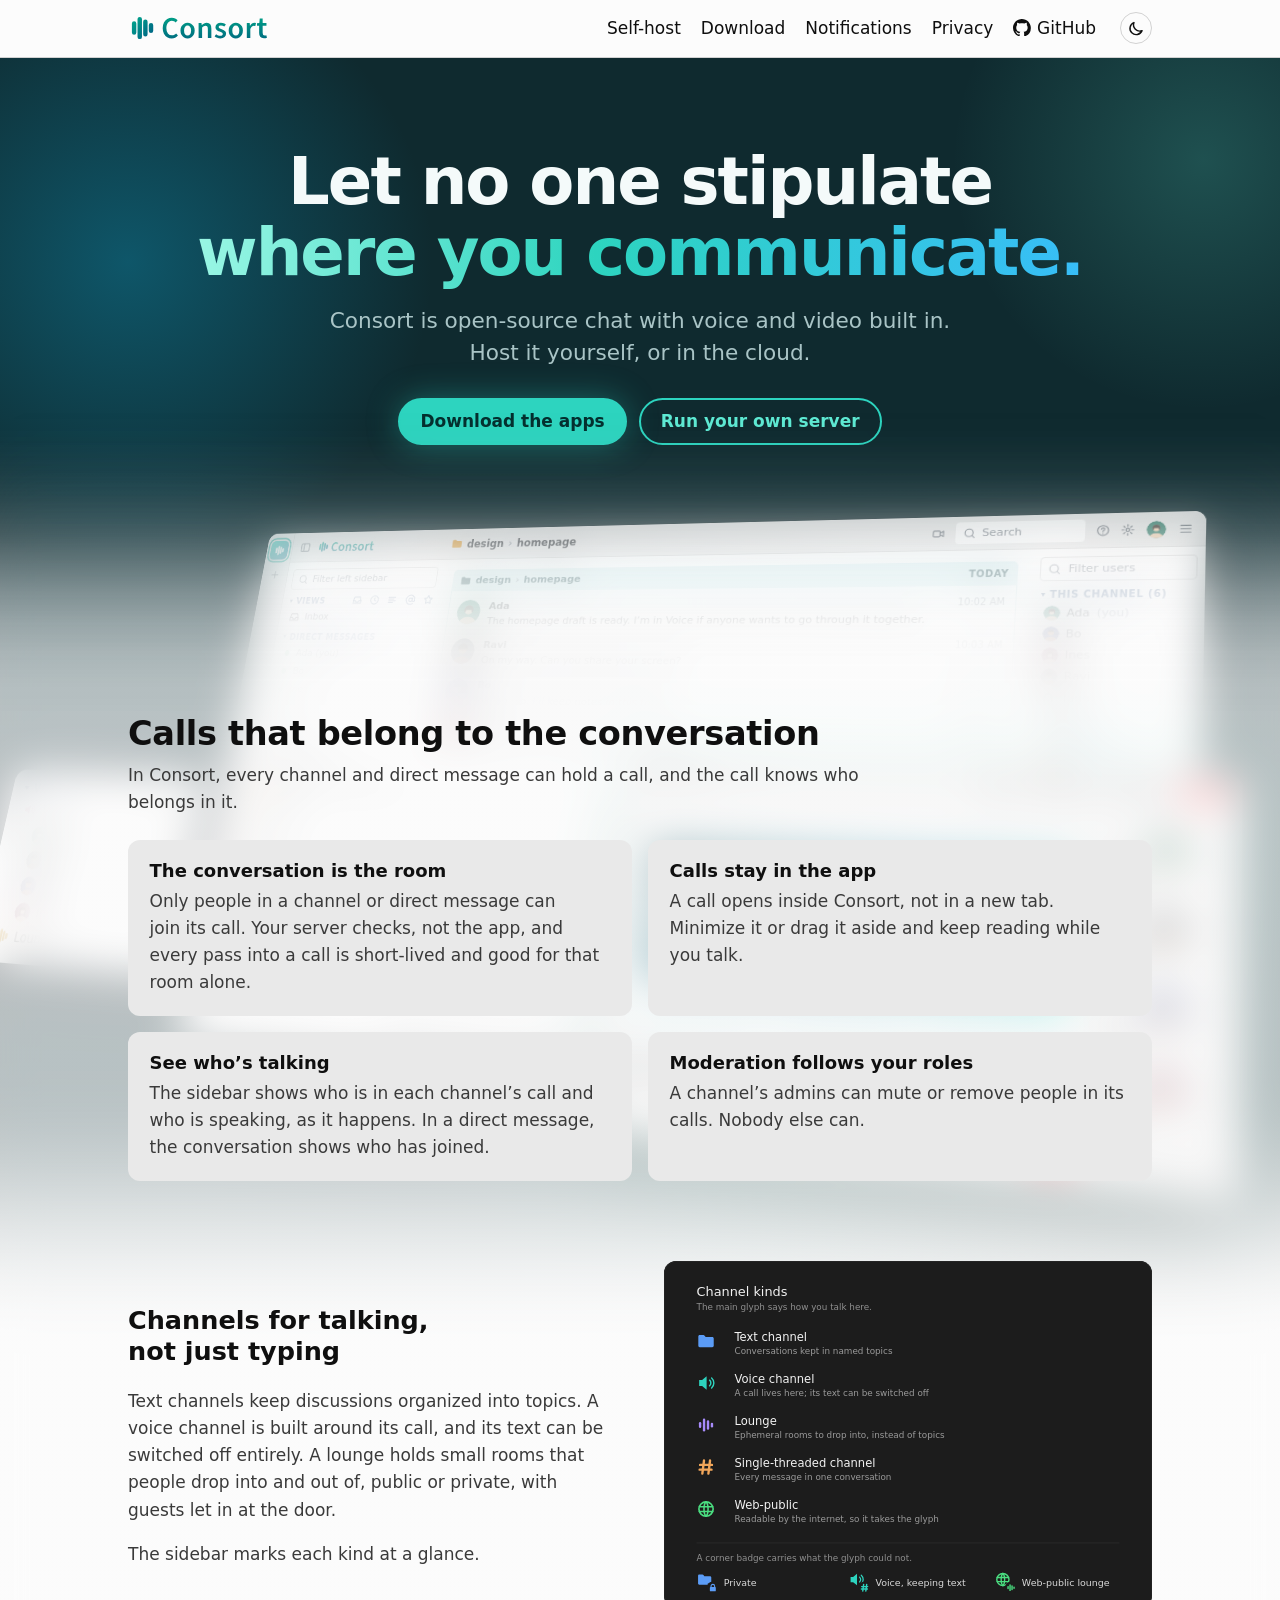
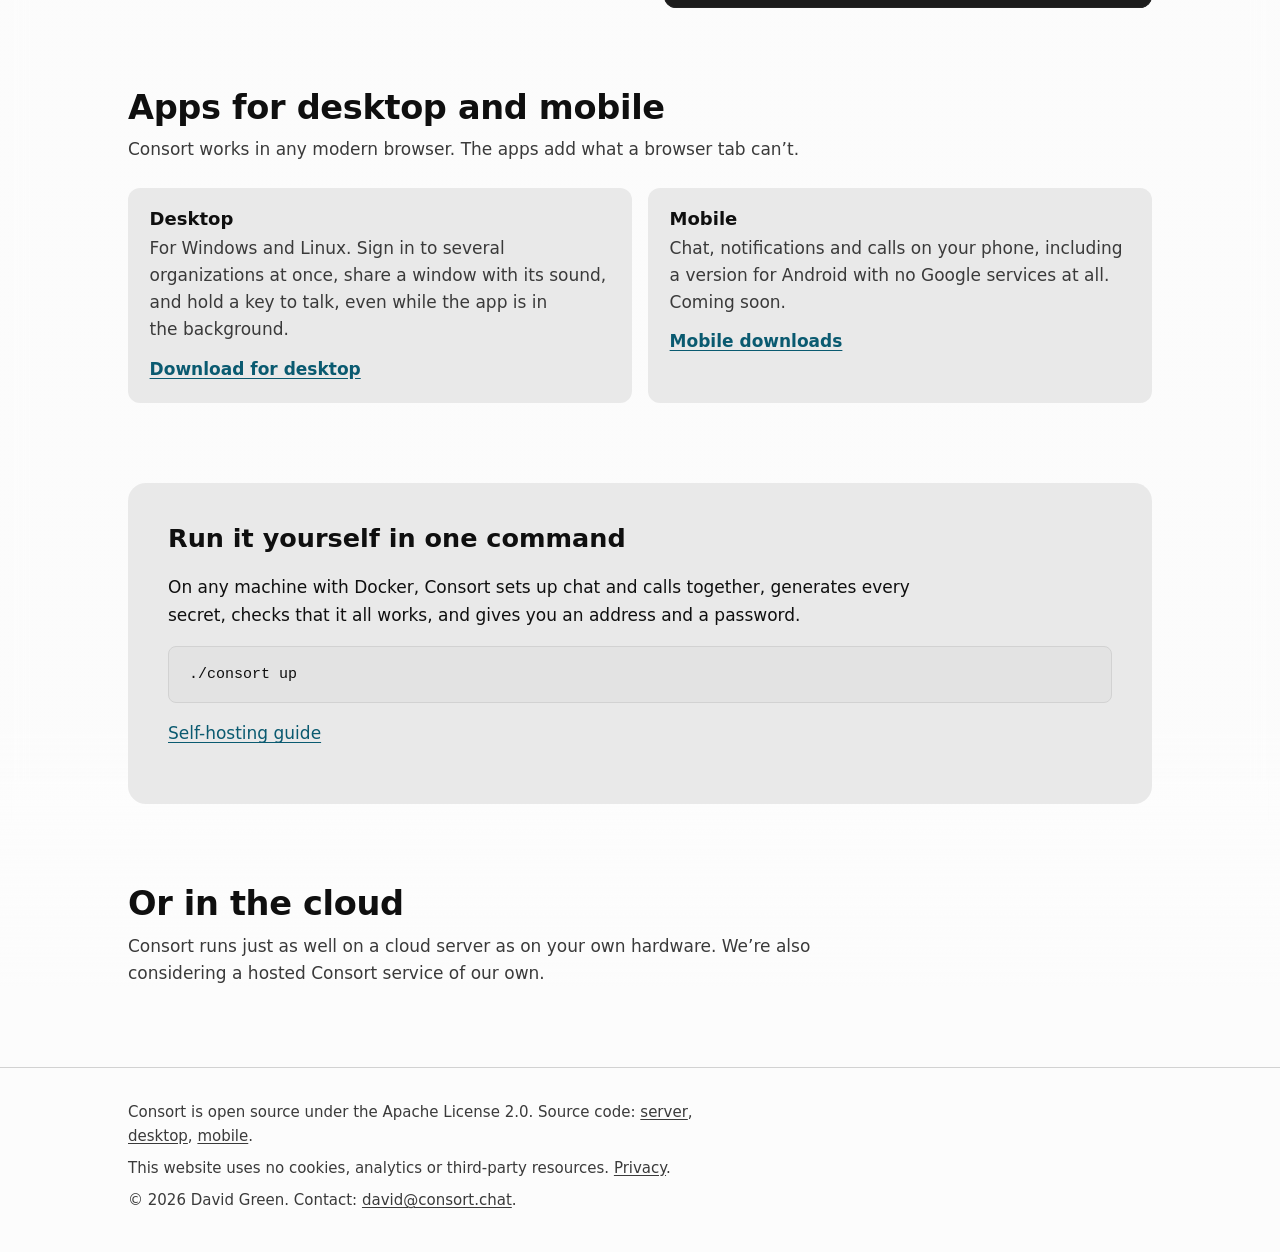
<file: index.html>
<!doctype html>
<html lang="en">
<head>
  <meta charset="utf-8">
  <meta name="viewport" content="width=device-width, initial-scale=1">
  <meta http-equiv="Content-Security-Policy" content="default-src 'none'; script-src 'self'; style-src 'self'; img-src 'self'; base-uri 'none'; form-action 'none'">
  <meta name="referrer" content="no-referrer">
  <title>Consort: voice, video and chat</title>
  <meta name="description" content="Consort is open-source team chat with voice and video calls built in. Run it on your own server, with apps for desktop and mobile.">
  <link rel="icon" href="assets/favicon.svg" type="image/svg+xml">
  <link rel="stylesheet" href="assets/style.css">
  <script src="assets/theme.js"></script>
  <script src="assets/hero.js" defer></script>
</head>
<body>
  <a class="skip-link" href="#main">Skip to content</a>

  <!-- Icons for the hero mockup. -->
  <svg class="visually-hidden" aria-hidden="true" focusable="false">
    <symbol id="i-search" viewBox="0 0 24 24"><g fill="none" stroke="currentColor" stroke-width="2" stroke-linecap="round"><circle cx="11" cy="11" r="7"/><path d="m20 20-3.5-3.5"/></g></symbol>
    <symbol id="i-inbox" viewBox="0 0 24 24"><g fill="none" stroke="currentColor" stroke-width="2" stroke-linecap="round" stroke-linejoin="round"><path d="M3 13h5l1.5 3h5l1.5-3h5"/><path d="M5.5 5h13l2.5 8v6H3v-6z"/></g></symbol>
    <symbol id="i-clock" viewBox="0 0 24 24"><g fill="none" stroke="currentColor" stroke-width="2" stroke-linecap="round"><circle cx="12" cy="12" r="9"/><path d="M12 7v5l3 2"/></g></symbol>
    <symbol id="i-feed" viewBox="0 0 24 24"><g fill="none" stroke="currentColor" stroke-width="2" stroke-linecap="round"><path d="M4 6h16M4 10h12M4 14h16M4 18h10"/></g></symbol>
    <symbol id="i-at" viewBox="0 0 24 24"><g fill="none" stroke="currentColor" stroke-width="2" stroke-linecap="round"><circle cx="12" cy="12" r="4"/><path d="M16 8v5a3 3 0 0 0 6 0v-1a10 10 0 1 0-4 8"/></g></symbol>
    <symbol id="i-star" viewBox="0 0 24 24"><g fill="none" stroke="currentColor" stroke-width="2" stroke-linejoin="round"><path d="m12 3 2.8 5.7 6.2.9-4.5 4.4 1 6.2-5.5-2.9-5.5 2.9 1-6.2L3 9.6l6.2-.9z"/></g></symbol>
    <symbol id="i-plus-box" viewBox="0 0 24 24"><g fill="none" stroke="currentColor" stroke-width="2" stroke-linecap="round"><rect x="4" y="4" width="16" height="16" rx="2"/><path d="M12 8v8M8 12h8"/></g></symbol>
    <symbol id="i-plus" viewBox="0 0 24 24"><g fill="none" stroke="currentColor" stroke-width="2" stroke-linecap="round"><path d="M12 5v14M5 12h14"/></g></symbol>
    <symbol id="i-hash" viewBox="0 0 24 24"><g fill="none" stroke="currentColor" stroke-width="2.6" stroke-linecap="round"><path d="M9.5 3 7.5 21M16.5 3l-2 18M4 8.5h17M3 15.5h17"/></g></symbol>
    <symbol id="i-globe" viewBox="0 0 24 24"><g fill="none" stroke="currentColor" stroke-width="2" stroke-linecap="round"><circle cx="12" cy="12" r="9"/><path d="M3 12h18M12 3a14 14 0 0 1 0 18M12 3a14 14 0 0 0 0 18"/></g></symbol>
    <symbol id="i-folder" viewBox="0 0 24 24"><path fill="currentColor" d="M2.5 6.5a2 2 0 0 1 2-2h4.3l2 2.2h8.7a2 2 0 0 1 2 2v9a2 2 0 0 1-2 2h-15a2 2 0 0 1-2-2z"/></symbol>
    <symbol id="i-voice" viewBox="0 0 24 24"><path fill="currentColor" d="M3 9.5h3.5L12 5v14l-5.5-4.5H3z"/><g fill="none" stroke="currentColor" stroke-width="2" stroke-linecap="round"><path d="M15.5 9a4.5 4.5 0 0 1 0 6M18.5 6.5a8 8 0 0 1 0 11"/></g></symbol>
    <symbol id="i-voice-lock" viewBox="0 0 24 24"><path fill="currentColor" d="M2 9.5h3L10 5v14l-5-4.5H2z"/><rect fill="currentColor" x="13.5" y="13" width="8" height="7" rx="1.2"/><g fill="none" stroke="currentColor" stroke-width="1.8" stroke-linecap="round"><path d="M15.3 13v-1.7a2.2 2.2 0 0 1 4.4 0V13M13 7.5a5 5 0 0 1 1.6 3"/></g></symbol>
    <symbol id="i-lounge" viewBox="0 0 1000 1000"><path fill="currentColor" d="M122.5 327.5A82.5 82.5 0 0 1 287.5 327.5L287.5 672.5A82.5 82.5 0 0 1 122.5 672.5ZM332.5 167.5A82.5 82.5 0 0 1 497.5 167.5L497.5 832.5A82.5 82.5 0 0 1 332.5 832.5ZM542.5 267.5A82.5 82.5 0 0 1 707.5 267.5L707.5 732.5A82.5 82.5 0 0 1 542.5 732.5ZM752.5 397.5A82.5 82.5 0 0 1 917.5 397.5L917.5 602.5A82.5 82.5 0 0 1 752.5 602.5Z"/></symbol>
    <symbol id="i-mic" viewBox="0 0 24 24"><g fill="none" stroke="currentColor" stroke-width="2" stroke-linecap="round"><rect x="9" y="3" width="6" height="11" rx="3"/><path d="M5 11a7 7 0 0 0 14 0M12 18v3"/></g></symbol>
    <symbol id="i-cam" viewBox="0 0 24 24"><g fill="none" stroke="currentColor" stroke-width="2" stroke-linejoin="round"><rect x="3" y="6.5" width="12" height="11" rx="2"/><path d="m15 10.5 6-3.5v10l-6-3.5"/></g></symbol>
    <symbol id="i-share" viewBox="0 0 24 24"><g fill="none" stroke="currentColor" stroke-width="2" stroke-linecap="round" stroke-linejoin="round"><rect x="3" y="4" width="18" height="13" rx="2"/><path d="M8 21h8M12 17v4M9.5 10.5 12 8l2.5 2.5M12 8v6"/></g></symbol>
    <symbol id="i-chat" viewBox="0 0 24 24"><g fill="none" stroke="currentColor" stroke-width="2" stroke-linejoin="round"><path d="M4 5h16v11H9l-5 4z"/></g></symbol>
    <symbol id="i-hand" viewBox="0 0 24 24"><g fill="none" stroke="currentColor" stroke-width="1.8" stroke-linecap="round" stroke-linejoin="round"><path d="M8 13V6a1.5 1.5 0 0 1 3 0v5V4.5a1.5 1.5 0 0 1 3 0V11V6a1.5 1.5 0 0 1 3 0v8a7 7 0 0 1-7 7h-.5a6 6 0 0 1-5-2.7L3.3 15a1.5 1.5 0 0 1 2.5-1.6L8 16"/></g></symbol>
    <symbol id="i-people" viewBox="0 0 24 24"><g fill="none" stroke="currentColor" stroke-width="2" stroke-linecap="round"><circle cx="9" cy="8" r="3.5"/><path d="M2.5 20a6.5 6.5 0 0 1 13 0M16 4.5a3.5 3.5 0 0 1 0 7M18 14a6.5 6.5 0 0 1 3.5 6"/></g></symbol>
    <symbol id="i-grid" viewBox="0 0 24 24"><g fill="none" stroke="currentColor" stroke-width="2"><rect x="4" y="4" width="7" height="7" rx="1.5"/><rect x="13" y="4" width="7" height="7" rx="1.5"/><rect x="4" y="13" width="7" height="7" rx="1.5"/><rect x="13" y="13" width="7" height="7" rx="1.5"/></g></symbol>
    <symbol id="i-dots" viewBox="0 0 24 24"><g fill="currentColor"><circle cx="5" cy="12" r="1.8"/><circle cx="12" cy="12" r="1.8"/><circle cx="19" cy="12" r="1.8"/></g></symbol>
    <symbol id="i-hangup" viewBox="0 0 24 24"><path fill="currentColor" d="M12 9c-3.8 0-7.3 1.2-9.4 3.2a1.6 1.6 0 0 0 0 2.3l1.6 1.6a1.6 1.6 0 0 0 2 .2l2-1.3a1.6 1.6 0 0 0 .7-1.3v-1.6a13 13 0 0 1 6.2 0v1.6a1.6 1.6 0 0 0 .7 1.3l2 1.3a1.6 1.6 0 0 0 2-.2l1.6-1.6a1.6 1.6 0 0 0 0-2.3C19.3 10.2 15.8 9 12 9z"/></symbol>
    <symbol id="i-gear" viewBox="0 0 24 24"><g fill="none" stroke="currentColor" stroke-width="2" stroke-linecap="round"><circle cx="12" cy="12" r="3"/><path d="M12 2.5v3M12 18.5v3M2.5 12h3M18.5 12h3M5.3 5.3l2.1 2.1M16.6 16.6l2.1 2.1M5.3 18.7l2.1-2.1M16.6 7.4l2.1-2.1"/></g></symbol>
    <symbol id="i-help" viewBox="0 0 24 24"><g fill="none" stroke="currentColor" stroke-width="2" stroke-linecap="round"><circle cx="12" cy="12" r="9"/><path d="M9.5 9.5a2.5 2.5 0 1 1 3.5 2.3c-.6.3-1 .9-1 1.6v.6M12 17.3v.2"/></g></symbol>
    <symbol id="i-menu" viewBox="0 0 24 24"><g fill="none" stroke="currentColor" stroke-width="2" stroke-linecap="round"><path d="M4 6h16M4 12h16M4 18h16"/></g></symbol>
    <symbol id="i-sidebar" viewBox="0 0 24 24"><g fill="none" stroke="currentColor" stroke-width="2"><rect x="3" y="4" width="18" height="16" rx="2"/><path d="M9 4v16"/></g></symbol>
    <symbol id="i-bell" viewBox="0 0 24 24"><g fill="none" stroke="currentColor" stroke-width="2" stroke-linecap="round" stroke-linejoin="round"><path d="M6 16v-5a6 6 0 0 1 12 0v5l1.5 2h-15z"/><path d="M10 21h4"/></g></symbol>
  </svg>

  <header class="site-header">
    <div class="wrap">
      <a class="brand" href="./" aria-current="page"><img src="assets/consort-logo.svg" alt="Consort" width="140" height="28"></a>
      <nav class="site-nav" aria-label="Main">
        <ul>
          <li><a href="server/">Self-host</a></li>
          <li><a href="download/">Download</a></li>
          <li><a href="notifications/">Notifications</a></li>
          <li><a href="privacy/">Privacy</a></li>
          <li><a class="nav-github" href="https://github.com/ConsortChat"><svg viewBox="0 0 16 16" aria-hidden="true" focusable="false"><path d="M8 0C3.58 0 0 3.58 0 8c0 3.54 2.29 6.53 5.47 7.59.4.07.55-.17.55-.38 0-.19-.01-.82-.01-1.49-2.01.37-2.53-.49-2.69-.94-.09-.23-.48-.94-.82-1.13-.28-.15-.68-.52-.01-.53.63-.01 1.08.58 1.23.82.72 1.21 1.87.87 2.33.66.07-.52.28-.87.51-1.07-1.78-.2-3.64-.89-3.64-3.95 0-.87.31-1.59.82-2.15-.08-.2-.36-1.02.08-2.12 0 0 .67-.21 2.2.82.64-.18 1.32-.27 2-.27.68 0 1.36.09 2 .27 1.53-1.04 2.2-.82 2.2-.82.44 1.1.16 1.92.08 2.12.51.56.82 1.27.82 2.15 0 3.07-1.87 3.75-3.65 3.95.29.25.54.73.54 1.48 0 1.07-.01 1.93-.01 2.2 0 .21.15.46.55.38A8.013 8.013 0 0016 8c0-4.42-3.58-8-8-8z"/></svg><span class="nav-label">GitHub</span></a></li>
        </ul>
      </nav>
      <button class="theme-toggle" type="button" aria-label="Dark theme" aria-pressed="false" hidden>
        <svg class="icon-moon" viewBox="0 0 24 24" aria-hidden="true" focusable="false"><path d="M20.5 14.5A8.5 8.5 0 0 1 9.5 3.5a8.5 8.5 0 1 0 11 11z"/></svg>
        <svg class="icon-sun" viewBox="0 0 24 24" aria-hidden="true" focusable="false"><circle cx="12" cy="12" r="4"/><path d="M12 2.5v2M12 19.5v2M2.5 12h2M19.5 12h2M5.3 5.3l1.4 1.4M17.3 17.3l1.4 1.4M5.3 18.7l1.4-1.4M17.3 6.7l1.4-1.4"/></svg>
      </button>
    </div>
  </header>

  <main id="main">
    <section class="hero" aria-labelledby="title">
      <div class="wrap hero-copy">
        <div class="hero-hold">
          <h1 id="title">Let no one stipulate <span class="accent">where you communicate.</span></h1>
          <p class="lede">Consort is open-source chat with voice and video built in.<br> Host it yourself, or in the cloud.</p>
          <div class="actions">
            <a class="button button-primary" href="download/">Download the apps</a>
            <a class="button button-secondary" href="server/">Run your own server</a>
          </div>
        </div>
      </div>
    </section>

    <!-- Decorative mockup of the desktop app. People and messages are made up. -->
    <div class="stage-wrap">
      <div class="stage" role="img" aria-label="The Consort desktop app, shown at an angle. A design channel has a short conversation, the sidebar lists text and voice channels with four people in Voice, and their call floats in front of the window while one of them shares a screen.">
        <div class="scene">
          <div class="scene-glow"></div>
          <div class="scene-shadow"></div>

          <div class="app">
            <div class="app-rail">
              <span class="rail-org"><svg class="ico"><use href="#i-lounge"/></svg></span>
              <svg class="ico"><use href="#i-plus"/></svg>
              <span class="rail-gap"></span>
              <svg class="ico"><use href="#i-bell"/></svg>
              <svg class="ico"><use href="#i-gear"/></svg>
            </div>

            <div class="app-top">
              <div class="app-brand">
                <svg class="ico"><use href="#i-sidebar"/></svg>
                <img class="app-logo" src="assets/consort-logo.svg" alt="" width="70" height="14">
              </div>
              <div class="app-crumb"><svg class="ico c-folder"><use href="#i-folder"/></svg>design <span class="dim">›</span> homepage</div>
              <span class="grow"></span>
              <svg class="ico"><use href="#i-cam"/></svg>
              <span class="app-search"><svg class="ico"><use href="#i-search"/></svg>Search</span>
              <svg class="ico"><use href="#i-help"/></svg>
              <svg class="ico"><use href="#i-gear"/></svg>
              <img class="av" src="assets/media/avatars/ada.svg" alt="" width="64" height="64">
              <svg class="ico"><use href="#i-menu"/></svg>
            </div>

            <div class="app-side">
              <div class="field"><svg class="ico"><use href="#i-search"/></svg>Filter left sidebar</div>
              <div class="sec">VIEWS <span class="views"><svg class="ico"><use href="#i-inbox"/></svg><svg class="ico"><use href="#i-clock"/></svg><svg class="ico"><use href="#i-feed"/></svg><svg class="ico"><use href="#i-at"/></svg><svg class="ico"><use href="#i-star"/></svg></span></div>
              <div class="row"><svg class="ico"><use href="#i-inbox"/></svg>Inbox</div>
              <div class="sec">DIRECT MESSAGES</div>
              <div class="row"><span class="presence live"></span>Ada (you)</div>
              <div class="row"><span class="presence live"></span>Bo</div>
              <div class="row"><span class="presence live"></span>Ines</div>
              <div class="row"><span class="presence"></span>Juno</div>
              <div class="sec">TEXT</div>
              <div class="row"><svg class="ico c-hash"><use href="#i-hash"/></svg>general</div>
              <div class="row"><svg class="ico c-globe"><use href="#i-globe"/></svg>announcements</div>
              <div class="row on"><svg class="ico c-folder"><use href="#i-folder"/></svg>design</div>
              <div class="row"><svg class="ico c-folder"><use href="#i-folder"/></svg>threads</div>
              <div class="sec">VOICE</div>
              <div class="row"><svg class="ico c-lounge"><use href="#i-lounge"/></svg>Lounge</div>
              <div class="row"><svg class="ico c-voice"><use href="#i-voice"/></svg>Voice</div>
              <div class="row sub"><span class="av ring r1"><img src="assets/media/avatars/ada.svg" alt="" width="64" height="64"></span>Ada</div>
              <div class="row sub"><span class="av ring r2"><img src="assets/media/avatars/ravi.svg" alt="" width="64" height="64"></span>Ravi</div>
              <div class="row sub"><span class="av ring r3"><img src="assets/media/avatars/bo.svg" alt="" width="64" height="64"></span>Bo</div>
              <div class="row sub"><span class="av ring r4"><img src="assets/media/avatars/ines.svg" alt="" width="64" height="64"></span>Ines</div>
              <div class="sec">OTHER</div>
              <div class="row"><svg class="ico c-private"><use href="#i-voice-lock"/></svg>Private Voice</div>
            </div>

            <div class="app-main">
              <div class="recip"><svg class="ico"><use href="#i-folder"/></svg>design <span class="dim">›</span> homepage <span class="when">TODAY</span></div>
              <div class="msgs">
                <div class="msg">
                  <img class="av" src="assets/media/avatars/ada.svg" alt="" width="64" height="64">
                  <div class="msg-head">Ada <span class="when">10:02 AM</span></div>
                  <div>The homepage draft is ready. I’m in Voice if anyone wants to go through it together.</div>
                </div>
                <div class="msg">
                  <img class="av" src="assets/media/avatars/ravi.svg" alt="" width="64" height="64">
                  <div class="msg-head">Ravi <span class="when">10:03 AM</span></div>
                  <div>On my way. Can you share your screen?</div>
                </div>
                <div class="msg">
                  <img class="av" src="assets/media/avatars/bo.svg" alt="" width="64" height="64">
                  <div class="msg-head">Bo <span class="when">10:04 AM</span></div>
                  <div>Joining too. I’ll keep notes in this topic.</div>
                </div>
                <div class="msg">
                  <img class="av" src="assets/media/avatars/ines.svg" alt="" width="64" height="64">
                  <div class="msg-head">Ines <span class="when">10:06 AM</span></div>
                  <div>First note: the hero could use more depth.</div>
                </div>
              </div>
              <div class="compose">Message #design › homepage</div>
              <div class="call-dock"><svg class="ico c-voice"><use href="#i-voice"/></svg><b>In call</b> #Voice <span class="dim">· 4 in call</span><span class="grow"></span><button type="button" class="pill" data-call="restore" tabindex="-1">Restore</button></div>
            </div>

            <div class="app-users">
              <div class="field"><svg class="ico"><use href="#i-search"/></svg>Filter users</div>
              <div class="sec">THIS CHANNEL (6)</div>
              <div class="row"><img class="av" src="assets/media/avatars/ada.svg" alt="" width="64" height="64">Ada <span class="dim">(you)</span></div>
              <div class="row"><img class="av" src="assets/media/avatars/bo.svg" alt="" width="64" height="64">Bo</div>
              <div class="row"><img class="av" src="assets/media/avatars/ines.svg" alt="" width="64" height="64">Ines</div>
              <div class="row"><img class="av" src="assets/media/avatars/ravi.svg" alt="" width="64" height="64">Ravi</div>
              <div class="row"><img class="av" src="assets/media/avatars/penguin.svg" alt="" width="64" height="64">Juno</div>
              <div class="row"><img class="av" src="assets/media/avatars/elephant.svg" alt="" width="64" height="64">Mika</div>
              <div class="sec">OTHERS (2)</div>
              <div class="row"><img class="av" src="assets/media/avatars/crab.svg" alt="" width="64" height="64">Kit</div>
              <div class="row"><img class="av" src="assets/media/avatars/camel.svg" alt="" width="64" height="64">Cam</div>
              <div class="invite">INVITE TO ORGANIZATION</div>
            </div>
          </div>

          <div class="call">
            <div class="call-head"><b>In call</b> #Voice <span class="dim">· 4 in call</span><span class="grow"></span><span class="pill">Mute</span><span class="pill">Maximize</span><button type="button" class="pill" data-call="minimize" tabindex="-1">Minimize</button><span class="pill leave">Leave</span></div>
            <div class="call-body">
              <div class="share">
                <div class="share-page">
                  <div class="sp-nav"><i></i><i></i><i></i></div>
                  <div class="sp-hero"><svg class="ico"><use href="#i-lounge"/></svg><span class="sp-line"></span><span class="sp-line short"></span></div>
                  <div class="sp-cards"><i></i><i></i><i></i></div>
                </div>
                <span class="tile-name">Ada’s screen</span>
              </div>
              <div class="strip">
                <div class="tile"><span class="av ring r1"><img src="assets/media/avatars/ada.svg" alt="" width="64" height="64"></span><span class="tile-name">Ada</span></div>
                <div class="tile"><span class="av ring r2"><img src="assets/media/avatars/ravi.svg" alt="" width="64" height="64"></span><span class="tile-name">Ravi</span></div>
                <div class="tile"><span class="av ring r3"><img src="assets/media/avatars/bo.svg" alt="" width="64" height="64"></span><span class="tile-name">Bo</span></div>
                <div class="tile"><span class="av ring r4"><img src="assets/media/avatars/ines.svg" alt="" width="64" height="64"></span><span class="tile-name">Ines</span></div>
              </div>
            </div>
            <div class="call-bar">
              <svg class="ico"><use href="#i-mic"/></svg>
              <svg class="ico"><use href="#i-cam"/></svg>
              <svg class="ico on"><use href="#i-share"/></svg>
              <svg class="ico"><use href="#i-chat"/></svg>
              <svg class="ico"><use href="#i-hand"/></svg>
              <svg class="ico"><use href="#i-people"/></svg>
              <svg class="ico"><use href="#i-grid"/></svg>
              <svg class="ico"><use href="#i-dots"/></svg>
              <span class="hangup"><svg class="ico"><use href="#i-hangup"/></svg></span>
            </div>
          </div>

          <div class="callout">
            <div class="sec">VOICE</div>
            <div class="row"><svg class="ico c-voice"><use href="#i-voice"/></svg>Voice <span class="callout-count">4 in call</span></div>
            <div class="row sub"><span class="av ring r1"><img src="assets/media/avatars/ada.svg" alt="" width="64" height="64"></span>Ada</div>
            <div class="row sub"><span class="av ring r2"><img src="assets/media/avatars/ravi.svg" alt="" width="64" height="64"></span>Ravi</div>
            <div class="row sub"><span class="av ring r3"><img src="assets/media/avatars/bo.svg" alt="" width="64" height="64"></span>Bo</div>
            <div class="row sub"><span class="av ring r4"><img src="assets/media/avatars/ines.svg" alt="" width="64" height="64"></span>Ines</div>
            <div class="row"><svg class="ico c-lounge"><use href="#i-lounge"/></svg>Lounge</div>
          </div>
        </div>
      </div>
    </div>

    <div class="wrap">
      <section class="section" aria-labelledby="features-title">
        <h2 id="features-title">Calls that belong to the conversation</h2>
        <p class="section-intro">In Consort, every channel and direct message can hold a call, and the call knows who belongs in it.</p>
        <ul class="cards cards-pairs">
          <li class="card">
            <h3>The conversation is the room</h3>
            <p>Only people in a channel or direct message can join its call. Your server checks, not the app, and every pass into a call is short-lived and good for that room alone.</p>
          </li>
          <li class="card">
            <h3>Calls stay in the app</h3>
            <p>A call opens inside Consort, not in a new tab. Minimize it or drag it aside and keep reading while you talk.</p>
          </li>
          <li class="card">
            <h3>See who’s talking</h3>
            <p>The sidebar shows who is in each channel’s call and who is speaking, as it happens. In a direct message, the conversation shows who has joined.</p>
          </li>
          <li class="card">
            <h3>Moderation follows your roles</h3>
            <p>A channel’s admins can mute or remove people in its calls. Nobody else can.</p>
          </li>
        </ul>
      </section>

      <section class="section split" aria-labelledby="channels-title">
        <div>
          <h2 id="channels-title">Channels for talking, not just typing</h2>
          <p>Text channels keep discussions organized into topics. A voice channel is built around its call, and its text can be switched off entirely. A lounge holds small rooms that people drop into and out of, public or private, with guests let in at the door.</p>
          <p>The sidebar marks each kind at a glance.</p>
        </div>
        <figure class="media">
          <img src="assets/media/channel-kinds.svg" alt="The sidebar marks for each kind of channel: a folder for text, a speaker for voice, bars for a lounge, a hash for a single-topic channel and a globe for a web-public one, with lock and other badges." width="720" height="512">
        </figure>
      </section>

      <section class="section" aria-labelledby="apps-title">
        <h2 id="apps-title">Apps for desktop and mobile</h2>
        <p class="section-intro">Consort works in any modern browser. The apps add what a browser tab can’t.</p>
        <ul class="cards">
          <li class="card">
            <h3>Desktop</h3>
            <p>For Windows and Linux. Sign in to several organizations at once, share a window with its sound, and hold a key to talk, even while the app is in the background.</p>
            <p><a class="card-link" href="download/#desktop">Download for desktop</a></p>
          </li>
          <li class="card">
            <h3>Mobile</h3>
            <p>Chat, notifications and calls on your phone, including a version for Android with no Google services at all. Coming soon.</p>
            <p><a class="card-link" href="download/#mobile">Mobile downloads</a></p>
          </li>
        </ul>
      </section>

      <section class="section" aria-labelledby="selfhost-title">
        <div class="band">
          <h2 id="selfhost-title">Run it yourself in one command</h2>
          <p>On any machine with Docker, Consort sets up chat and calls together, generates every secret, checks that it all works, and gives you an address and a password.</p>
<pre><code>./consort up</code></pre>
          <p><a class="card-link" href="server/">Self-hosting guide</a></p>
        </div>
      </section>

      <!-- Hosted service: tentative. Remove the last sentence if the plan changes. -->
      <section class="section" aria-labelledby="hosting-title">
        <h2 id="hosting-title">Or in the cloud</h2>
        <p class="section-intro">Consort runs just as well on a cloud server as on your own hardware. We’re also considering a hosted Consort service of our own.</p>
      </section>
    </div>
  </main>

  <footer class="site-footer">
    <div class="wrap">
      <p>Consort is open source under the Apache License 2.0. Source code: <a href="https://github.com/ConsortChat/ConsortServer">server</a>, <a href="https://github.com/ConsortChat/ConsortDesktop">desktop</a>, <a href="https://github.com/ConsortChat/ConsortMobile">mobile</a>.</p>
      <p>This website uses no cookies, analytics or third-party resources. <a href="privacy/">Privacy</a>.</p>
      <p>© 2026 David Green. Contact: <a href="mailto:david@consort.chat">david@consort.chat</a>.</p>
    </div>
  </footer>
</body>
</html>
</file>
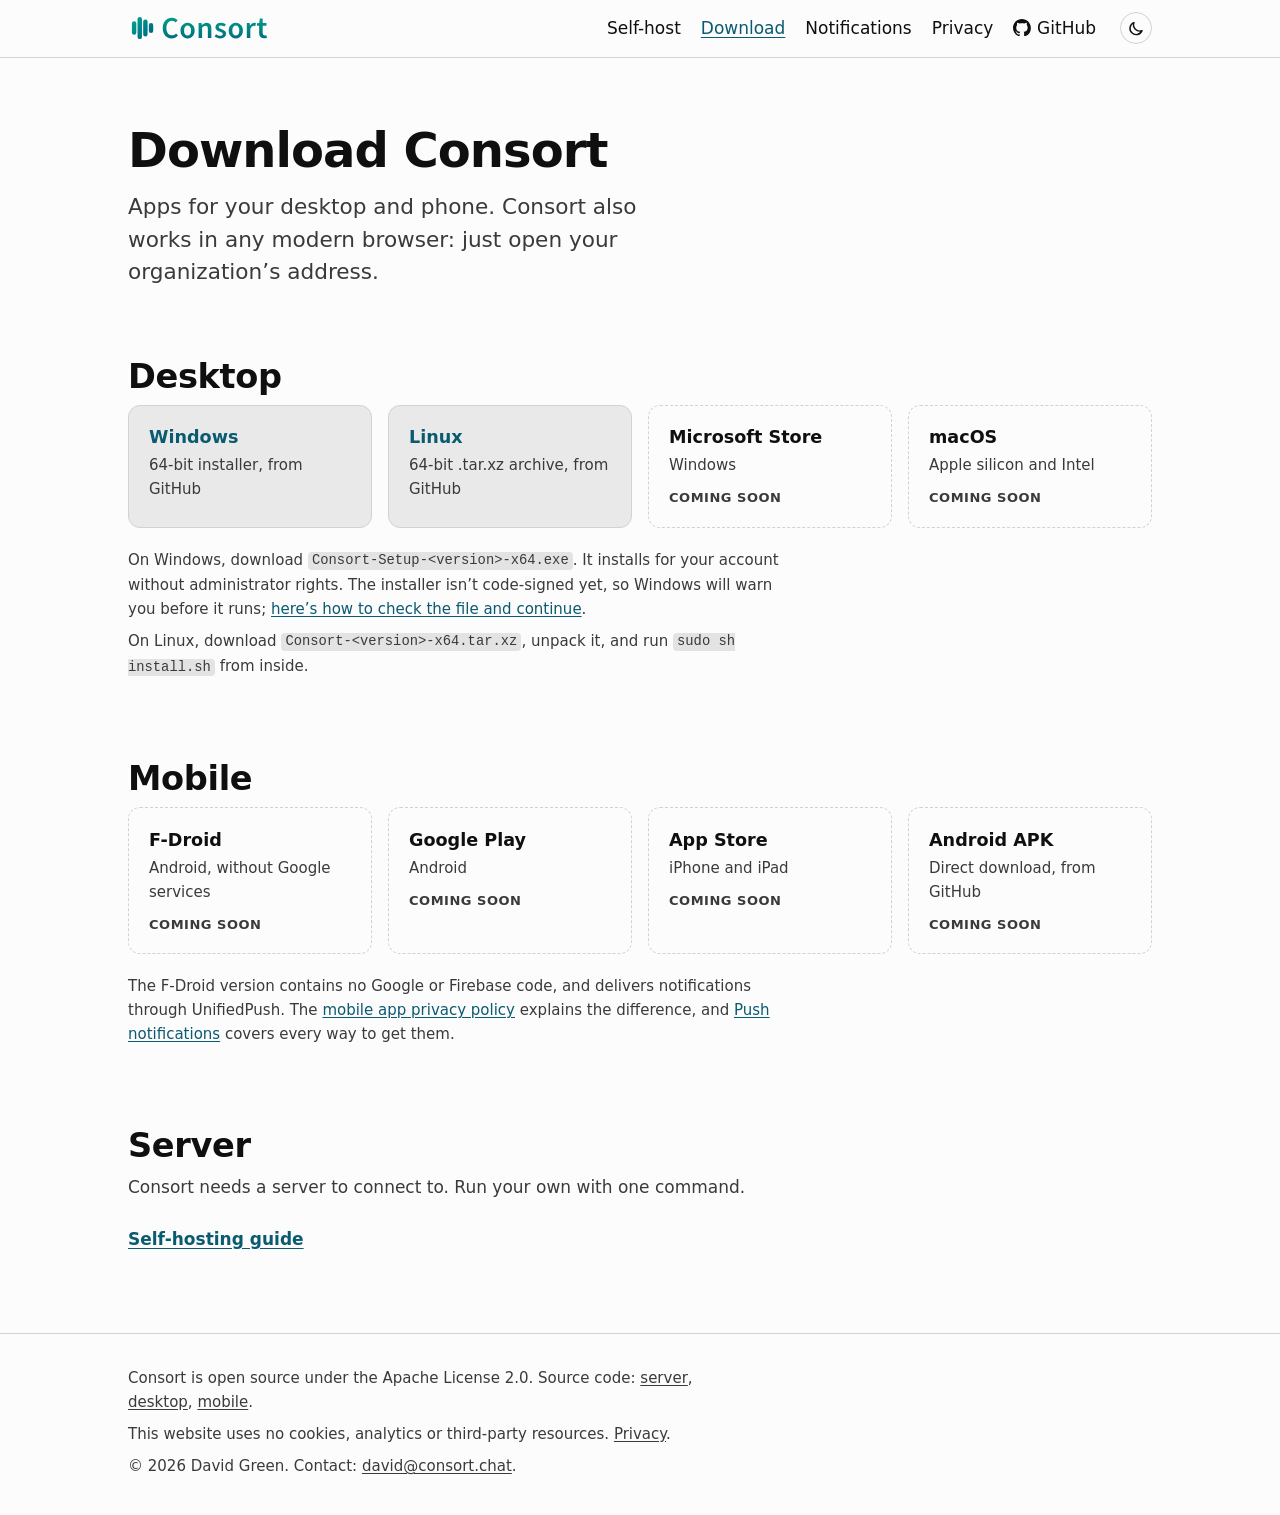
<file: download/index.html>
<!doctype html>
<html lang="en">
<head>
  <meta charset="utf-8">
  <meta name="viewport" content="width=device-width, initial-scale=1">
  <meta http-equiv="Content-Security-Policy" content="default-src 'none'; script-src 'self'; style-src 'self'; img-src 'self'; base-uri 'none'; form-action 'none'">
  <meta name="referrer" content="no-referrer">
  <title>Download · Consort</title>
  <meta name="description" content="Download Consort for Windows, Linux and Android.">
  <link rel="icon" href="../assets/favicon.svg" type="image/svg+xml">
  <link rel="stylesheet" href="../assets/style.css">
  <script src="../assets/theme.js"></script>
</head>
<body>
  <a class="skip-link" href="#main">Skip to content</a>

  <header class="site-header">
    <div class="wrap">
      <a class="brand" href="../"><img src="../assets/consort-logo.svg" alt="Consort" width="140" height="28"></a>
      <nav class="site-nav" aria-label="Main">
        <ul>
          <li><a href="../server/">Self-host</a></li>
          <li><a href="./" aria-current="page">Download</a></li>
          <li><a href="../notifications/">Notifications</a></li>
          <li><a href="../privacy/">Privacy</a></li>
          <li><a class="nav-github" href="https://github.com/ConsortChat"><svg viewBox="0 0 16 16" aria-hidden="true" focusable="false"><path d="M8 0C3.58 0 0 3.58 0 8c0 3.54 2.29 6.53 5.47 7.59.4.07.55-.17.55-.38 0-.19-.01-.82-.01-1.49-2.01.37-2.53-.49-2.69-.94-.09-.23-.48-.94-.82-1.13-.28-.15-.68-.52-.01-.53.63-.01 1.08.58 1.23.82.72 1.21 1.87.87 2.33.66.07-.52.28-.87.51-1.07-1.78-.2-3.64-.89-3.64-3.95 0-.87.31-1.59.82-2.15-.08-.2-.36-1.02.08-2.12 0 0 .67-.21 2.2.82.64-.18 1.32-.27 2-.27.68 0 1.36.09 2 .27 1.53-1.04 2.2-.82 2.2-.82.44 1.1.16 1.92.08 2.12.51.56.82 1.27.82 2.15 0 3.07-1.87 3.75-3.65 3.95.29.25.54.73.54 1.48 0 1.07-.01 1.93-.01 2.2 0 .21.15.46.55.38A8.013 8.013 0 0016 8c0-4.42-3.58-8-8-8z"/></svg><span class="nav-label">GitHub</span></a></li>
        </ul>
      </nav>
      <button class="theme-toggle" type="button" aria-label="Dark theme" aria-pressed="false" hidden>
        <svg class="icon-moon" viewBox="0 0 24 24" aria-hidden="true" focusable="false"><path d="M20.5 14.5A8.5 8.5 0 0 1 9.5 3.5a8.5 8.5 0 1 0 11 11z"/></svg>
        <svg class="icon-sun" viewBox="0 0 24 24" aria-hidden="true" focusable="false"><circle cx="12" cy="12" r="4"/><path d="M12 2.5v2M12 19.5v2M2.5 12h2M19.5 12h2M5.3 5.3l1.4 1.4M17.3 17.3l1.4 1.4M5.3 18.7l1.4-1.4M17.3 6.7l1.4-1.4"/></svg>
      </button>
    </div>
  </header>

  <main id="main">
    <div class="wrap">
      <div class="page-head">
        <h1>Download Consort</h1>
        <p class="lede">Apps for your desktop and phone. Consort also works in any modern browser: just open your organization’s address.</p>
      </div>

      <!--
        One line per download. A card without href shows "Coming soon".
        To put one live, add its href (for cards with a data-href, rename
        data-href to href). See README.md.
      -->

      <section class="section" id="desktop" aria-labelledby="desktop-title">
        <h2 id="desktop-title">Desktop</h2>
        <ul class="stores">
          <li><a class="store" data-store="windows" href="https://github.com/ConsortChat/ConsortDesktop/releases/latest"><span class="store-name">Windows</span> <span class="store-detail">64-bit installer, from GitHub</span> <span class="store-status">Coming soon</span></a></li>
          <li><a class="store" data-store="linux" href="https://github.com/ConsortChat/ConsortDesktop/releases/latest"><span class="store-name">Linux</span> <span class="store-detail">64-bit .tar.xz archive, from GitHub</span> <span class="store-status">Coming soon</span></a></li>
          <li><a class="store" data-store="microsoft-store"><span class="store-name">Microsoft Store</span> <span class="store-detail">Windows</span> <span class="store-status">Coming soon</span></a></li>
          <li><a class="store" data-store="macos"><span class="store-name">macOS</span> <span class="store-detail">Apple silicon and Intel</span> <span class="store-status">Coming soon</span></a></li>
        </ul>
        <p class="fine-print">On Windows, download <code>Consort-Setup-&lt;version&gt;-x64.exe</code>. It installs for your account without administrator rights. The installer isn’t code-signed yet, so Windows will warn you before it runs; <a href="https://github.com/ConsortChat/ConsortDesktop/blob/main/docs/windows-smartscreen.md">here’s how to check the file and continue</a>.</p>
        <p class="fine-print">On Linux, download <code>Consort-&lt;version&gt;-x64.tar.xz</code>, unpack it, and run <code>sudo sh install.sh</code> from inside.</p>
      </section>

      <section class="section" id="mobile" aria-labelledby="mobile-title">
        <h2 id="mobile-title">Mobile</h2>
        <ul class="stores">
          <li><a class="store" data-store="f-droid" data-href="https://f-droid.org/packages/chat.consort.fdroid/"><span class="store-name">F-Droid</span> <span class="store-detail">Android, without Google services</span> <span class="store-status">Coming soon</span></a></li>
          <li><a class="store" data-store="google-play" data-href="https://play.google.com/store/apps/details?id=chat.consort.mobile"><span class="store-name">Google Play</span> <span class="store-detail">Android</span> <span class="store-status">Coming soon</span></a></li>
          <li><a class="store" data-store="app-store"><span class="store-name">App Store</span> <span class="store-detail">iPhone and iPad</span> <span class="store-status">Coming soon</span></a></li>
          <li><a class="store" data-store="android-apk" data-href="https://github.com/ConsortChat/ConsortMobile/releases/latest"><span class="store-name">Android APK</span> <span class="store-detail">Direct download, from GitHub</span> <span class="store-status">Coming soon</span></a></li>
        </ul>
        <p class="fine-print">The F-Droid version contains no Google or Firebase code, and delivers notifications through UnifiedPush. The <a href="../privacy/mobile/">mobile app privacy policy</a> explains the difference, and <a href="../notifications/">Push notifications</a> covers every way to get them.</p>
      </section>

      <section class="section" id="server" aria-labelledby="server-title">
        <h2 id="server-title">Server</h2>
        <p class="section-intro">Consort needs a server to connect to. Run your own with one command.</p>
        <p class="more"><a href="../server/">Self-hosting guide</a></p>
      </section>
    </div>
  </main>

  <footer class="site-footer">
    <div class="wrap">
      <p>Consort is open source under the Apache License 2.0. Source code: <a href="https://github.com/ConsortChat/ConsortServer">server</a>, <a href="https://github.com/ConsortChat/ConsortDesktop">desktop</a>, <a href="https://github.com/ConsortChat/ConsortMobile">mobile</a>.</p>
      <p>This website uses no cookies, analytics or third-party resources. <a href="../privacy/">Privacy</a>.</p>
      <p>© 2026 David Green. Contact: <a href="mailto:david@consort.chat">david@consort.chat</a>.</p>
    </div>
  </footer>
</body>
</html>
</file>
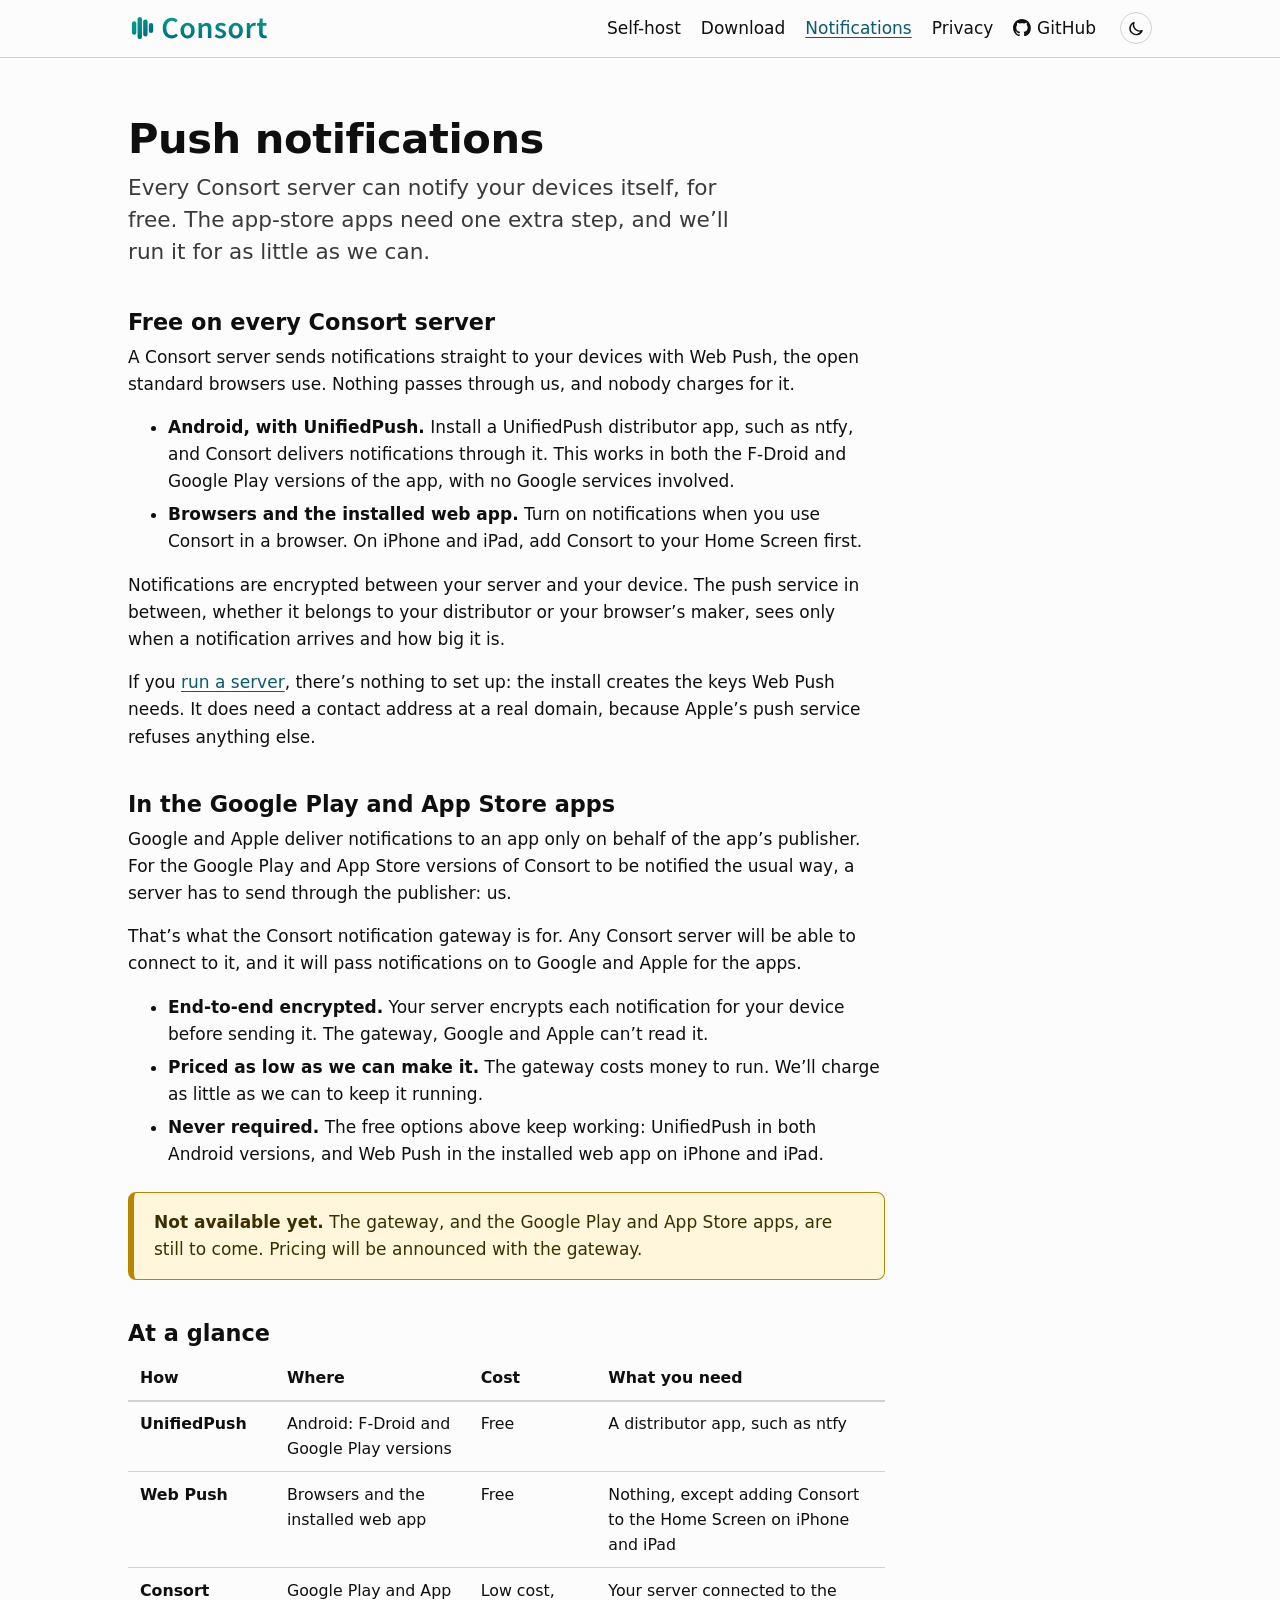
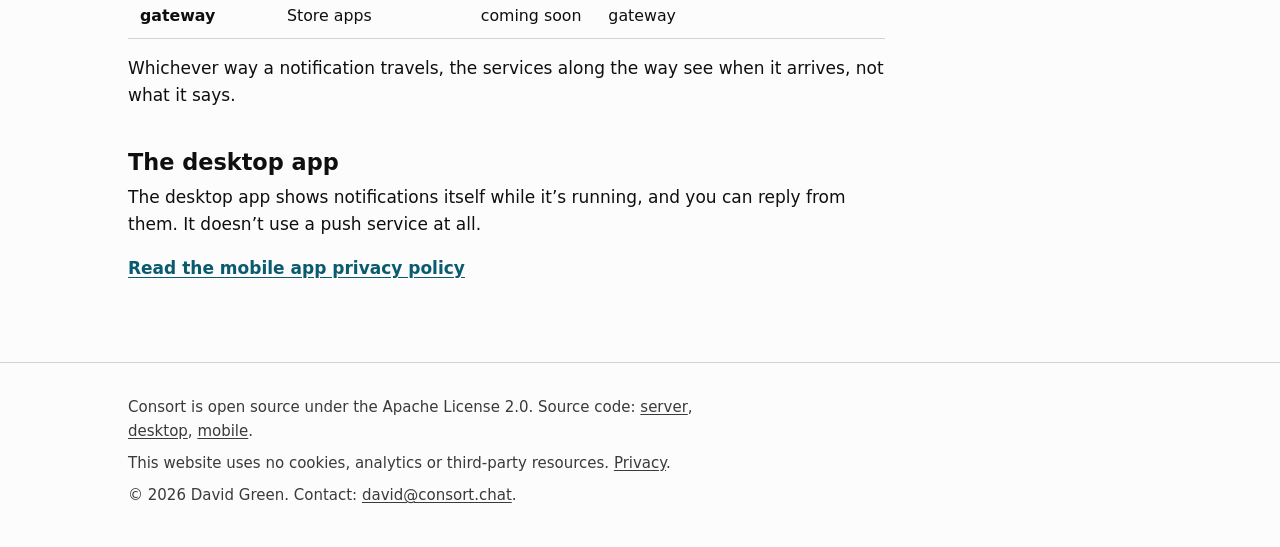
<file: notifications/index.html>
<!doctype html>
<html lang="en">
<head>
  <meta charset="utf-8">
  <meta name="viewport" content="width=device-width, initial-scale=1">
  <meta http-equiv="Content-Security-Policy" content="default-src 'none'; script-src 'self'; style-src 'self'; img-src 'self'; base-uri 'none'; form-action 'none'">
  <meta name="referrer" content="no-referrer">
  <title>Push notifications · Consort</title>
  <meta name="description" content="How Consort delivers notifications: free UnifiedPush and Web Push from every server, and a low-cost gateway for the app-store apps.">
  <link rel="icon" href="../assets/favicon.svg" type="image/svg+xml">
  <link rel="stylesheet" href="../assets/style.css">
  <script src="../assets/theme.js"></script>
</head>
<body>
  <a class="skip-link" href="#main">Skip to content</a>

  <header class="site-header">
    <div class="wrap">
      <a class="brand" href="../"><img src="../assets/consort-logo.svg" alt="Consort" width="140" height="28"></a>
      <nav class="site-nav" aria-label="Main">
        <ul>
          <li><a href="../server/">Self-host</a></li>
          <li><a href="../download/">Download</a></li>
          <li><a href="./" aria-current="page">Notifications</a></li>
          <li><a href="../privacy/">Privacy</a></li>
          <li><a class="nav-github" href="https://github.com/ConsortChat"><svg viewBox="0 0 16 16" aria-hidden="true" focusable="false"><path d="M8 0C3.58 0 0 3.58 0 8c0 3.54 2.29 6.53 5.47 7.59.4.07.55-.17.55-.38 0-.19-.01-.82-.01-1.49-2.01.37-2.53-.49-2.69-.94-.09-.23-.48-.94-.82-1.13-.28-.15-.68-.52-.01-.53.63-.01 1.08.58 1.23.82.72 1.21 1.87.87 2.33.66.07-.52.28-.87.51-1.07-1.78-.2-3.64-.89-3.64-3.95 0-.87.31-1.59.82-2.15-.08-.2-.36-1.02.08-2.12 0 0 .67-.21 2.2.82.64-.18 1.32-.27 2-.27.68 0 1.36.09 2 .27 1.53-1.04 2.2-.82 2.2-.82.44 1.1.16 1.92.08 2.12.51.56.82 1.27.82 2.15 0 3.07-1.87 3.75-3.65 3.95.29.25.54.73.54 1.48 0 1.07-.01 1.93-.01 2.2 0 .21.15.46.55.38A8.013 8.013 0 0016 8c0-4.42-3.58-8-8-8z"/></svg><span class="nav-label">GitHub</span></a></li>
        </ul>
      </nav>
      <button class="theme-toggle" type="button" aria-label="Dark theme" aria-pressed="false" hidden>
        <svg class="icon-moon" viewBox="0 0 24 24" aria-hidden="true" focusable="false"><path d="M20.5 14.5A8.5 8.5 0 0 1 9.5 3.5a8.5 8.5 0 1 0 11 11z"/></svg>
        <svg class="icon-sun" viewBox="0 0 24 24" aria-hidden="true" focusable="false"><circle cx="12" cy="12" r="4"/><path d="M12 2.5v2M12 19.5v2M2.5 12h2M19.5 12h2M5.3 5.3l1.4 1.4M17.3 17.3l1.4 1.4M5.3 18.7l1.4-1.4M17.3 6.7l1.4-1.4"/></svg>
      </button>
    </div>
  </header>

  <main id="main">
    <div class="wrap">
      <article class="prose">
        <h1>Push notifications</h1>
        <p class="lede">Every Consort server can notify your devices itself, for free. The app-store apps need one extra step, and we’ll run it for as little as we can.</p>

        <h2 id="free">Free on every Consort server</h2>
        <p>A Consort server sends notifications straight to your devices with Web Push, the open standard browsers use. Nothing passes through us, and nobody charges for it.</p>
        <ul>
          <li><strong>Android, with UnifiedPush.</strong> Install a UnifiedPush distributor app, such as ntfy, and Consort delivers notifications through it. This works in both the F-Droid and Google Play versions of the app, with no Google services involved.</li>
          <li><strong>Browsers and the installed web app.</strong> Turn on notifications when you use Consort in a browser. On iPhone and iPad, add Consort to your Home Screen first.</li>
        </ul>
        <p>Notifications are encrypted between your server and your device. The push service in between, whether it belongs to your distributor or your browser’s maker, sees only when a notification arrives and how big it is.</p>
        <p>If you <a href="../server/">run a server</a>, there’s nothing to set up: the install creates the keys Web Push needs. It does need a contact address at a real domain, because Apple’s push service refuses anything else.</p>

        <!-- Gateway: planned. Update its status and pricing when it launches. -->
        <h2 id="gateway">In the Google Play and App Store apps</h2>
        <p>Google and Apple deliver notifications to an app only on behalf of the app’s publisher. For the Google Play and App Store versions of Consort to be notified the usual way, a server has to send through the publisher: us.</p>
        <p>That’s what the Consort notification gateway is for. Any Consort server will be able to connect to it, and it will pass notifications on to Google and Apple for the apps.</p>
        <ul>
          <li><strong>End-to-end encrypted.</strong> Your server encrypts each notification for your device before sending it. The gateway, Google and Apple can’t read it.</li>
          <li><strong>Priced as low as we can make it.</strong> The gateway costs money to run. We’ll charge as little as we can to keep it running.</li>
          <li><strong>Never required.</strong> The free options above keep working: UnifiedPush in both Android versions, and Web Push in the installed web app on iPhone and iPad.</li>
        </ul>
        <div class="note" role="note" aria-label="Status">
          <p><strong>Not available yet.</strong> The gateway, and the Google Play and App Store apps, are still to come. Pricing will be announced with the gateway.</p>
        </div>

        <h2 id="compare">At a glance</h2>
        <div class="table-scroll" role="region" aria-labelledby="compare" tabindex="0">
          <table>
            <thead>
              <tr>
                <th scope="col">How</th>
                <th scope="col">Where</th>
                <th scope="col">Cost</th>
                <th scope="col">What you need</th>
              </tr>
            </thead>
            <tbody>
              <tr>
                <th scope="row">UnifiedPush</th>
                <td>Android: F-Droid and Google Play versions</td>
                <td>Free</td>
                <td>A distributor app, such as ntfy</td>
              </tr>
              <tr>
                <th scope="row">Web Push</th>
                <td>Browsers and the installed web app</td>
                <td>Free</td>
                <td>Nothing, except adding Consort to the Home Screen on iPhone and iPad</td>
              </tr>
              <tr>
                <th scope="row">Consort gateway</th>
                <td>Google Play and App Store apps</td>
                <td>Low cost, coming soon</td>
                <td>Your server connected to the gateway</td>
              </tr>
            </tbody>
          </table>
        </div>
        <p>Whichever way a notification travels, the services along the way see when it arrives, not what it says.</p>

        <h2 id="desktop">The desktop app</h2>
        <p>The desktop app shows notifications itself while it’s running, and you can reply from them. It doesn’t use a push service at all.</p>

        <p class="more"><a href="../privacy/mobile/">Read the mobile app privacy policy</a></p>
      </article>
    </div>
  </main>

  <footer class="site-footer">
    <div class="wrap">
      <p>Consort is open source under the Apache License 2.0. Source code: <a href="https://github.com/ConsortChat/ConsortServer">server</a>, <a href="https://github.com/ConsortChat/ConsortDesktop">desktop</a>, <a href="https://github.com/ConsortChat/ConsortMobile">mobile</a>.</p>
      <p>This website uses no cookies, analytics or third-party resources. <a href="../privacy/">Privacy</a>.</p>
      <p>© 2026 David Green. Contact: <a href="mailto:david@consort.chat">david@consort.chat</a>.</p>
    </div>
  </footer>
</body>
</html>
</file>
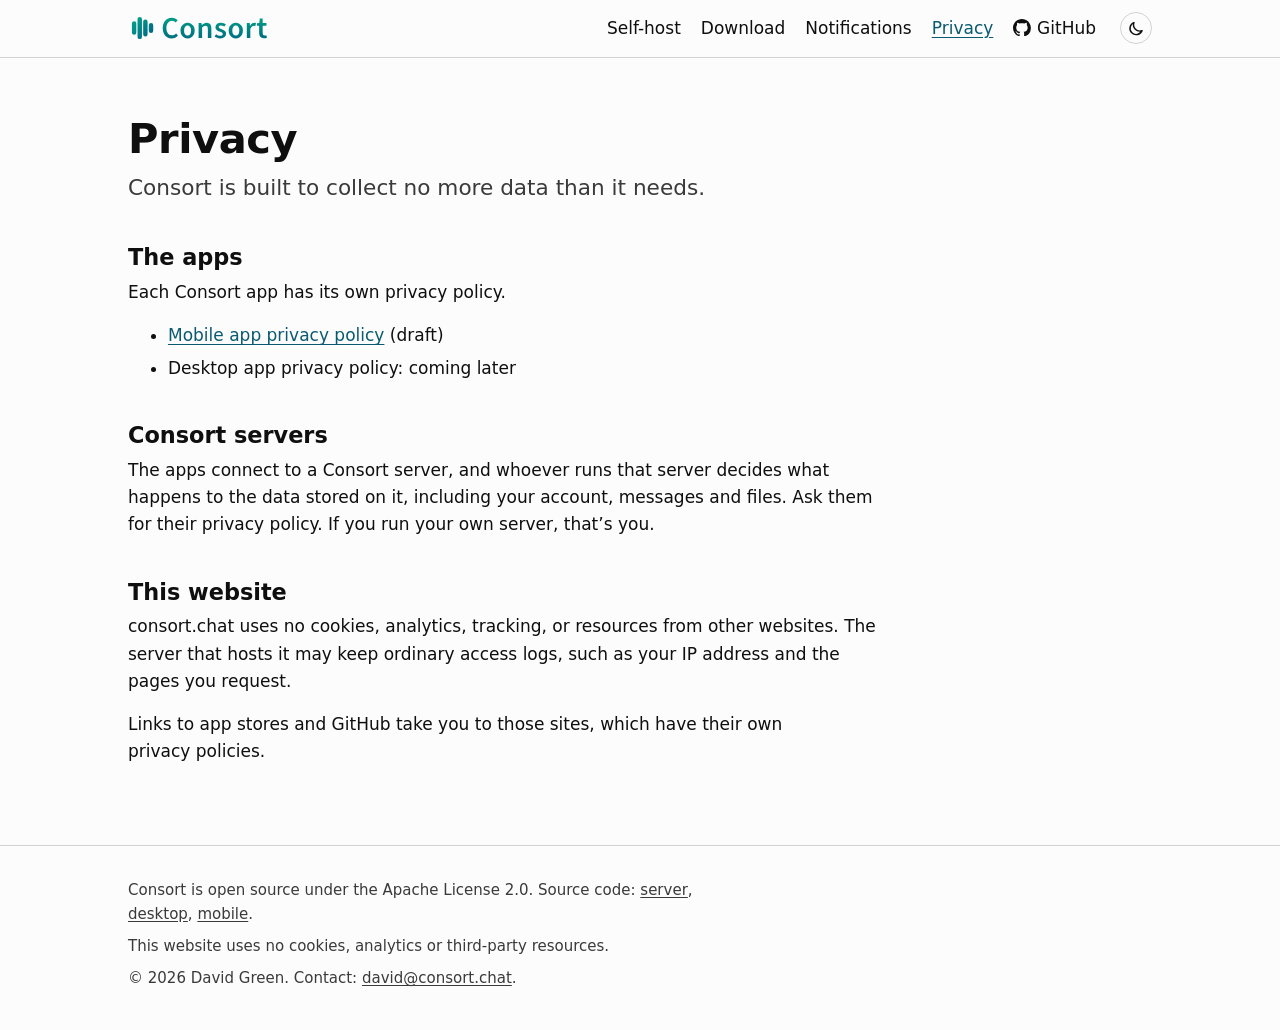
<file: privacy/index.html>
<!doctype html>
<html lang="en">
<head>
  <meta charset="utf-8">
  <meta name="viewport" content="width=device-width, initial-scale=1">
  <meta http-equiv="Content-Security-Policy" content="default-src 'none'; script-src 'self'; style-src 'self'; img-src 'self'; base-uri 'none'; form-action 'none'">
  <meta name="referrer" content="no-referrer">
  <title>Privacy · Consort</title>
  <meta name="description" content="How Consort, its apps and this website handle your information.">
  <link rel="icon" href="../assets/favicon.svg" type="image/svg+xml">
  <link rel="stylesheet" href="../assets/style.css">
  <script src="../assets/theme.js"></script>
</head>
<body>
  <a class="skip-link" href="#main">Skip to content</a>

  <header class="site-header">
    <div class="wrap">
      <a class="brand" href="../"><img src="../assets/consort-logo.svg" alt="Consort" width="140" height="28"></a>
      <nav class="site-nav" aria-label="Main">
        <ul>
          <li><a href="../server/">Self-host</a></li>
          <li><a href="../download/">Download</a></li>
          <li><a href="../notifications/">Notifications</a></li>
          <li><a href="./" aria-current="page">Privacy</a></li>
          <li><a class="nav-github" href="https://github.com/ConsortChat"><svg viewBox="0 0 16 16" aria-hidden="true" focusable="false"><path d="M8 0C3.58 0 0 3.58 0 8c0 3.54 2.29 6.53 5.47 7.59.4.07.55-.17.55-.38 0-.19-.01-.82-.01-1.49-2.01.37-2.53-.49-2.69-.94-.09-.23-.48-.94-.82-1.13-.28-.15-.68-.52-.01-.53.63-.01 1.08.58 1.23.82.72 1.21 1.87.87 2.33.66.07-.52.28-.87.51-1.07-1.78-.2-3.64-.89-3.64-3.95 0-.87.31-1.59.82-2.15-.08-.2-.36-1.02.08-2.12 0 0 .67-.21 2.2.82.64-.18 1.32-.27 2-.27.68 0 1.36.09 2 .27 1.53-1.04 2.2-.82 2.2-.82.44 1.1.16 1.92.08 2.12.51.56.82 1.27.82 2.15 0 3.07-1.87 3.75-3.65 3.95.29.25.54.73.54 1.48 0 1.07-.01 1.93-.01 2.2 0 .21.15.46.55.38A8.013 8.013 0 0016 8c0-4.42-3.58-8-8-8z"/></svg><span class="nav-label">GitHub</span></a></li>
        </ul>
      </nav>
      <button class="theme-toggle" type="button" aria-label="Dark theme" aria-pressed="false" hidden>
        <svg class="icon-moon" viewBox="0 0 24 24" aria-hidden="true" focusable="false"><path d="M20.5 14.5A8.5 8.5 0 0 1 9.5 3.5a8.5 8.5 0 1 0 11 11z"/></svg>
        <svg class="icon-sun" viewBox="0 0 24 24" aria-hidden="true" focusable="false"><circle cx="12" cy="12" r="4"/><path d="M12 2.5v2M12 19.5v2M2.5 12h2M19.5 12h2M5.3 5.3l1.4 1.4M17.3 17.3l1.4 1.4M5.3 18.7l1.4-1.4M17.3 6.7l1.4-1.4"/></svg>
      </button>
    </div>
  </header>

  <main id="main">
    <div class="wrap">
      <article class="prose">
        <h1>Privacy</h1>
        <p class="lede">Consort is built to collect no more data than it needs.</p>

        <h2 id="apps">The apps</h2>
        <p>Each Consort app has its own privacy policy.</p>
        <ul>
          <li><a href="mobile/">Mobile app privacy policy</a> (draft)</li>
          <li>Desktop app privacy policy: coming later</li>
        </ul>

        <h2 id="servers">Consort servers</h2>
        <p>The apps connect to a Consort server, and whoever runs that server decides what happens to the data stored on it, including your account, messages and files. Ask them for their privacy policy. If you run your own server, that’s you.</p>

        <h2 id="website">This website</h2>
        <p>consort.chat uses no cookies, analytics, tracking, or resources from other websites. The server that hosts it may keep ordinary access logs, such as your IP address and the pages you request.</p>
        <p>Links to app stores and GitHub take you to those sites, which have their own privacy policies.</p>
      </article>
    </div>
  </main>

  <footer class="site-footer">
    <div class="wrap">
      <p>Consort is open source under the Apache License 2.0. Source code: <a href="https://github.com/ConsortChat/ConsortServer">server</a>, <a href="https://github.com/ConsortChat/ConsortDesktop">desktop</a>, <a href="https://github.com/ConsortChat/ConsortMobile">mobile</a>.</p>
      <p>This website uses no cookies, analytics or third-party resources.</p>
      <p>© 2026 David Green. Contact: <a href="mailto:david@consort.chat">david@consort.chat</a>.</p>
    </div>
  </footer>
</body>
</html>
</file>
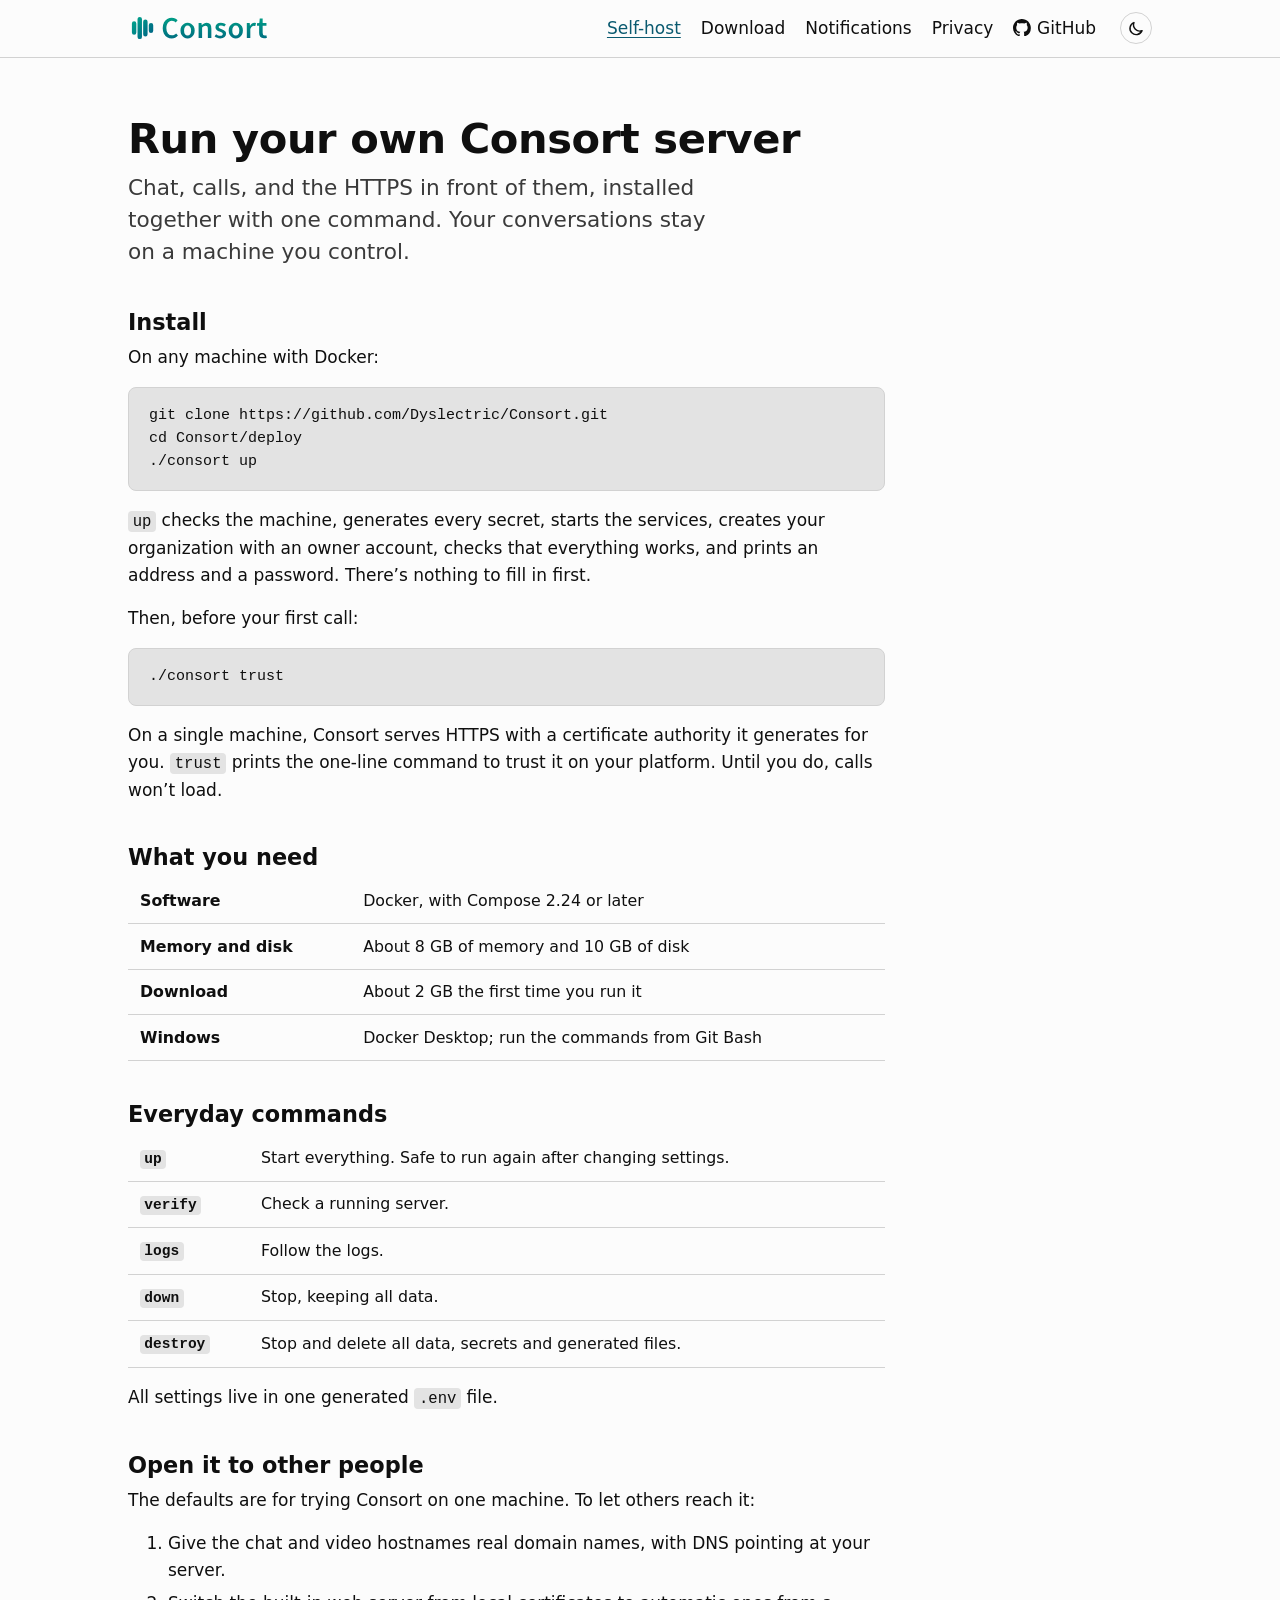
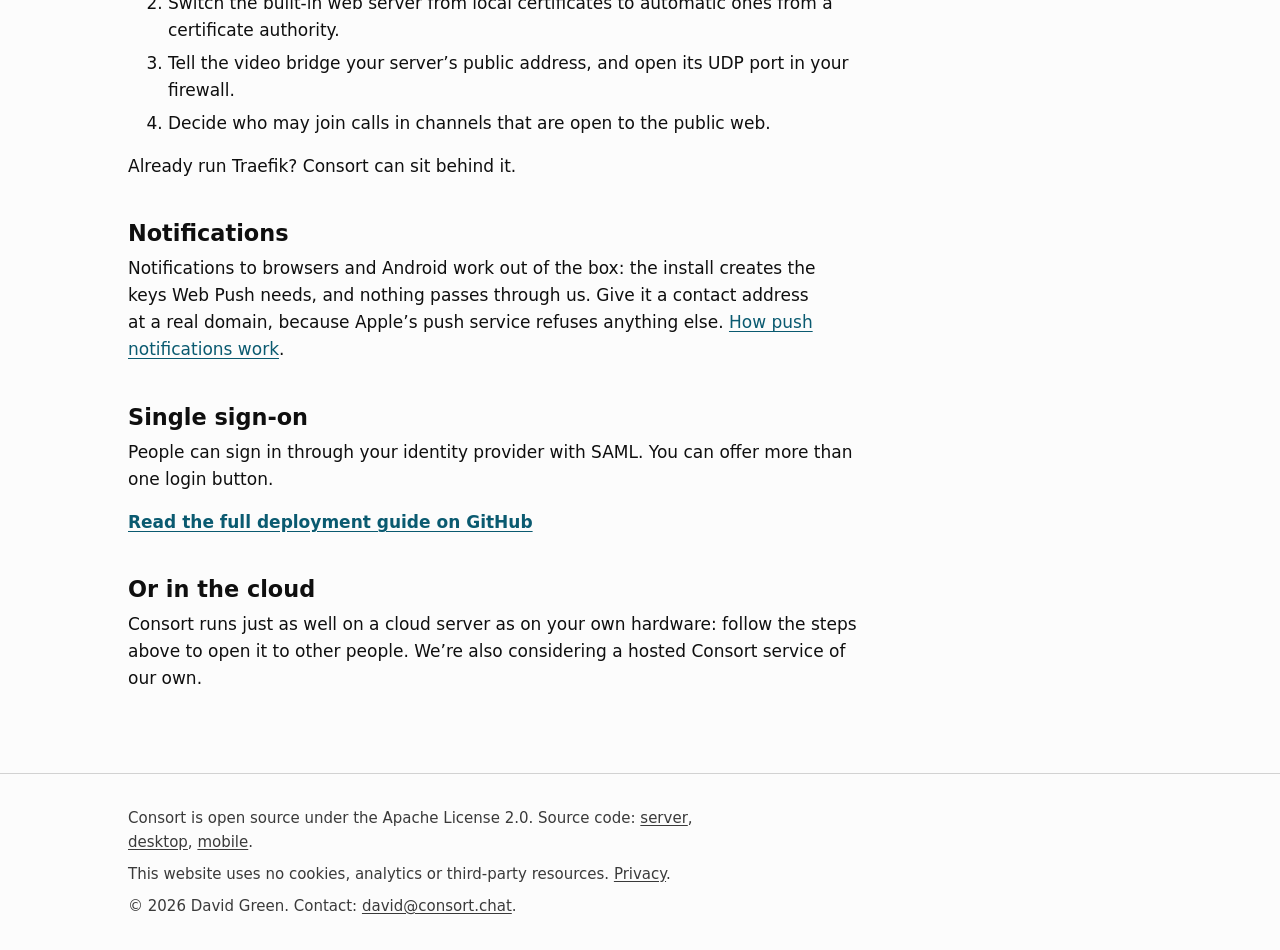
<file: server/index.html>
<!doctype html>
<html lang="en">
<head>
  <meta charset="utf-8">
  <meta name="viewport" content="width=device-width, initial-scale=1">
  <meta http-equiv="Content-Security-Policy" content="default-src 'none'; script-src 'self'; style-src 'self'; img-src 'self'; media-src 'self'; base-uri 'none'; form-action 'none'">
  <meta name="referrer" content="no-referrer">
  <title>Self-host · Consort</title>
  <meta name="description" content="Run your own Consort server: chat and calls, installed with one command.">
  <link rel="icon" href="../assets/favicon.svg" type="image/svg+xml">
  <link rel="stylesheet" href="../assets/style.css">
  <script src="../assets/theme.js"></script>
</head>
<body>
  <a class="skip-link" href="#main">Skip to content</a>

  <header class="site-header">
    <div class="wrap">
      <a class="brand" href="../"><img src="../assets/consort-logo.svg" alt="Consort" width="140" height="28"></a>
      <nav class="site-nav" aria-label="Main">
        <ul>
          <li><a href="./" aria-current="page">Self-host</a></li>
          <li><a href="../download/">Download</a></li>
          <li><a href="../notifications/">Notifications</a></li>
          <li><a href="../privacy/">Privacy</a></li>
          <li><a class="nav-github" href="https://github.com/ConsortChat"><svg viewBox="0 0 16 16" aria-hidden="true" focusable="false"><path d="M8 0C3.58 0 0 3.58 0 8c0 3.54 2.29 6.53 5.47 7.59.4.07.55-.17.55-.38 0-.19-.01-.82-.01-1.49-2.01.37-2.53-.49-2.69-.94-.09-.23-.48-.94-.82-1.13-.28-.15-.68-.52-.01-.53.63-.01 1.08.58 1.23.82.72 1.21 1.87.87 2.33.66.07-.52.28-.87.51-1.07-1.78-.2-3.64-.89-3.64-3.95 0-.87.31-1.59.82-2.15-.08-.2-.36-1.02.08-2.12 0 0 .67-.21 2.2.82.64-.18 1.32-.27 2-.27.68 0 1.36.09 2 .27 1.53-1.04 2.2-.82 2.2-.82.44 1.1.16 1.92.08 2.12.51.56.82 1.27.82 2.15 0 3.07-1.87 3.75-3.65 3.95.29.25.54.73.54 1.48 0 1.07-.01 1.93-.01 2.2 0 .21.15.46.55.38A8.013 8.013 0 0016 8c0-4.42-3.58-8-8-8z"/></svg><span class="nav-label">GitHub</span></a></li>
        </ul>
      </nav>
      <button class="theme-toggle" type="button" aria-label="Dark theme" aria-pressed="false" hidden>
        <svg class="icon-moon" viewBox="0 0 24 24" aria-hidden="true" focusable="false"><path d="M20.5 14.5A8.5 8.5 0 0 1 9.5 3.5a8.5 8.5 0 1 0 11 11z"/></svg>
        <svg class="icon-sun" viewBox="0 0 24 24" aria-hidden="true" focusable="false"><circle cx="12" cy="12" r="4"/><path d="M12 2.5v2M12 19.5v2M2.5 12h2M19.5 12h2M5.3 5.3l1.4 1.4M17.3 17.3l1.4 1.4M5.3 18.7l1.4-1.4M17.3 6.7l1.4-1.4"/></svg>
      </button>
    </div>
  </header>

  <main id="main">
    <div class="wrap">
      <article class="prose">
        <h1>Run your own Consort server</h1>
        <p class="lede">Chat, calls, and the HTTPS in front of them, installed together with one command. Your conversations stay on a machine you control.</p>

        <h2 id="install">Install</h2>
        <p>On any machine with Docker:</p>
<pre><code>git clone https://github.com/Dyslectric/Consort.git
cd Consort/deploy
./consort up</code></pre>
        <p><code>up</code> checks the machine, generates every secret, starts the services, creates your organization with an owner account, checks that everything works, and prints an address and a password. There’s nothing to fill in first.</p>
        <p>Then, before your first call:</p>
<pre><code>./consort trust</code></pre>
        <p>On a single machine, Consort serves HTTPS with a certificate authority it generates for you. <code>trust</code> prints the one-line command to trust it on your platform. Until you do, calls won’t load.</p>

        <h2 id="requirements">What you need</h2>
        <div class="table-scroll" role="region" aria-labelledby="requirements" tabindex="0">
          <table>
            <tbody>
              <tr>
                <th scope="row">Software</th>
                <td>Docker, with Compose 2.24 or later</td>
              </tr>
              <tr>
                <th scope="row">Memory and disk</th>
                <td>About 8 GB of memory and 10 GB of disk</td>
              </tr>
              <tr>
                <th scope="row">Download</th>
                <td>About 2 GB the first time you run it</td>
              </tr>
              <tr>
                <th scope="row">Windows</th>
                <td>Docker Desktop; run the commands from Git Bash</td>
              </tr>
            </tbody>
          </table>
        </div>

        <h2 id="commands">Everyday commands</h2>
        <div class="table-scroll" role="region" aria-labelledby="commands" tabindex="0">
          <table>
            <tbody>
              <tr>
                <th scope="row"><code>up</code></th>
                <td>Start everything. Safe to run again after changing settings.</td>
              </tr>
              <tr>
                <th scope="row"><code>verify</code></th>
                <td>Check a running server.</td>
              </tr>
              <tr>
                <th scope="row"><code>logs</code></th>
                <td>Follow the logs.</td>
              </tr>
              <tr>
                <th scope="row"><code>down</code></th>
                <td>Stop, keeping all data.</td>
              </tr>
              <tr>
                <th scope="row"><code>destroy</code></th>
                <td>Stop and delete all data, secrets and generated files.</td>
              </tr>
            </tbody>
          </table>
        </div>
        <p>All settings live in one generated <code>.env</code> file.</p>

        <h2 id="going-public">Open it to other people</h2>
        <p>The defaults are for trying Consort on one machine. To let others reach it:</p>
        <ol>
          <li>Give the chat and video hostnames real domain names, with DNS pointing at your server.</li>
          <li>Switch the built-in web server from local certificates to automatic ones from a certificate authority.</li>
          <li>Tell the video bridge your server’s public address, and open its UDP port in your firewall.</li>
          <li>Decide who may join calls in channels that are open to the public web.</li>
        </ol>
        <p>Already run Traefik? Consort can sit behind it.</p>

        <h2 id="notifications">Notifications</h2>
        <p>Notifications to browsers and Android work out of the box: the install creates the keys Web Push needs, and nothing passes through us. Give it a contact address at a real domain, because Apple’s push service refuses anything else. <a href="../notifications/">How push notifications work</a>.</p>

        <h2 id="sign-in">Single sign-on</h2>
        <p>People can sign in through your identity provider with SAML. You can offer more than one login button.</p>

        <p class="more"><a href="https://github.com/Dyslectric/Consort/blob/main/deploy/README.md">Read the full deployment guide on GitHub</a></p>

        <!-- Hosted service: tentative. Remove the last sentence if the plan changes. -->
        <h2 id="hosting">Or in the cloud</h2>
        <p>Consort runs just as well on a cloud server as on your own hardware: follow the steps above to open it to other people. We’re also considering a hosted Consort service of our own.</p>
      </article>
    </div>
  </main>

  <footer class="site-footer">
    <div class="wrap">
      <p>Consort is open source under the Apache License 2.0. Source code: <a href="https://github.com/ConsortChat/ConsortServer">server</a>, <a href="https://github.com/ConsortChat/ConsortDesktop">desktop</a>, <a href="https://github.com/ConsortChat/ConsortMobile">mobile</a>.</p>
      <p>This website uses no cookies, analytics or third-party resources. <a href="../privacy/">Privacy</a>.</p>
      <p>© 2026 David Green. Contact: <a href="mailto:david@consort.chat">david@consort.chat</a>.</p>
    </div>
  </footer>
</body>
</html>
</file>
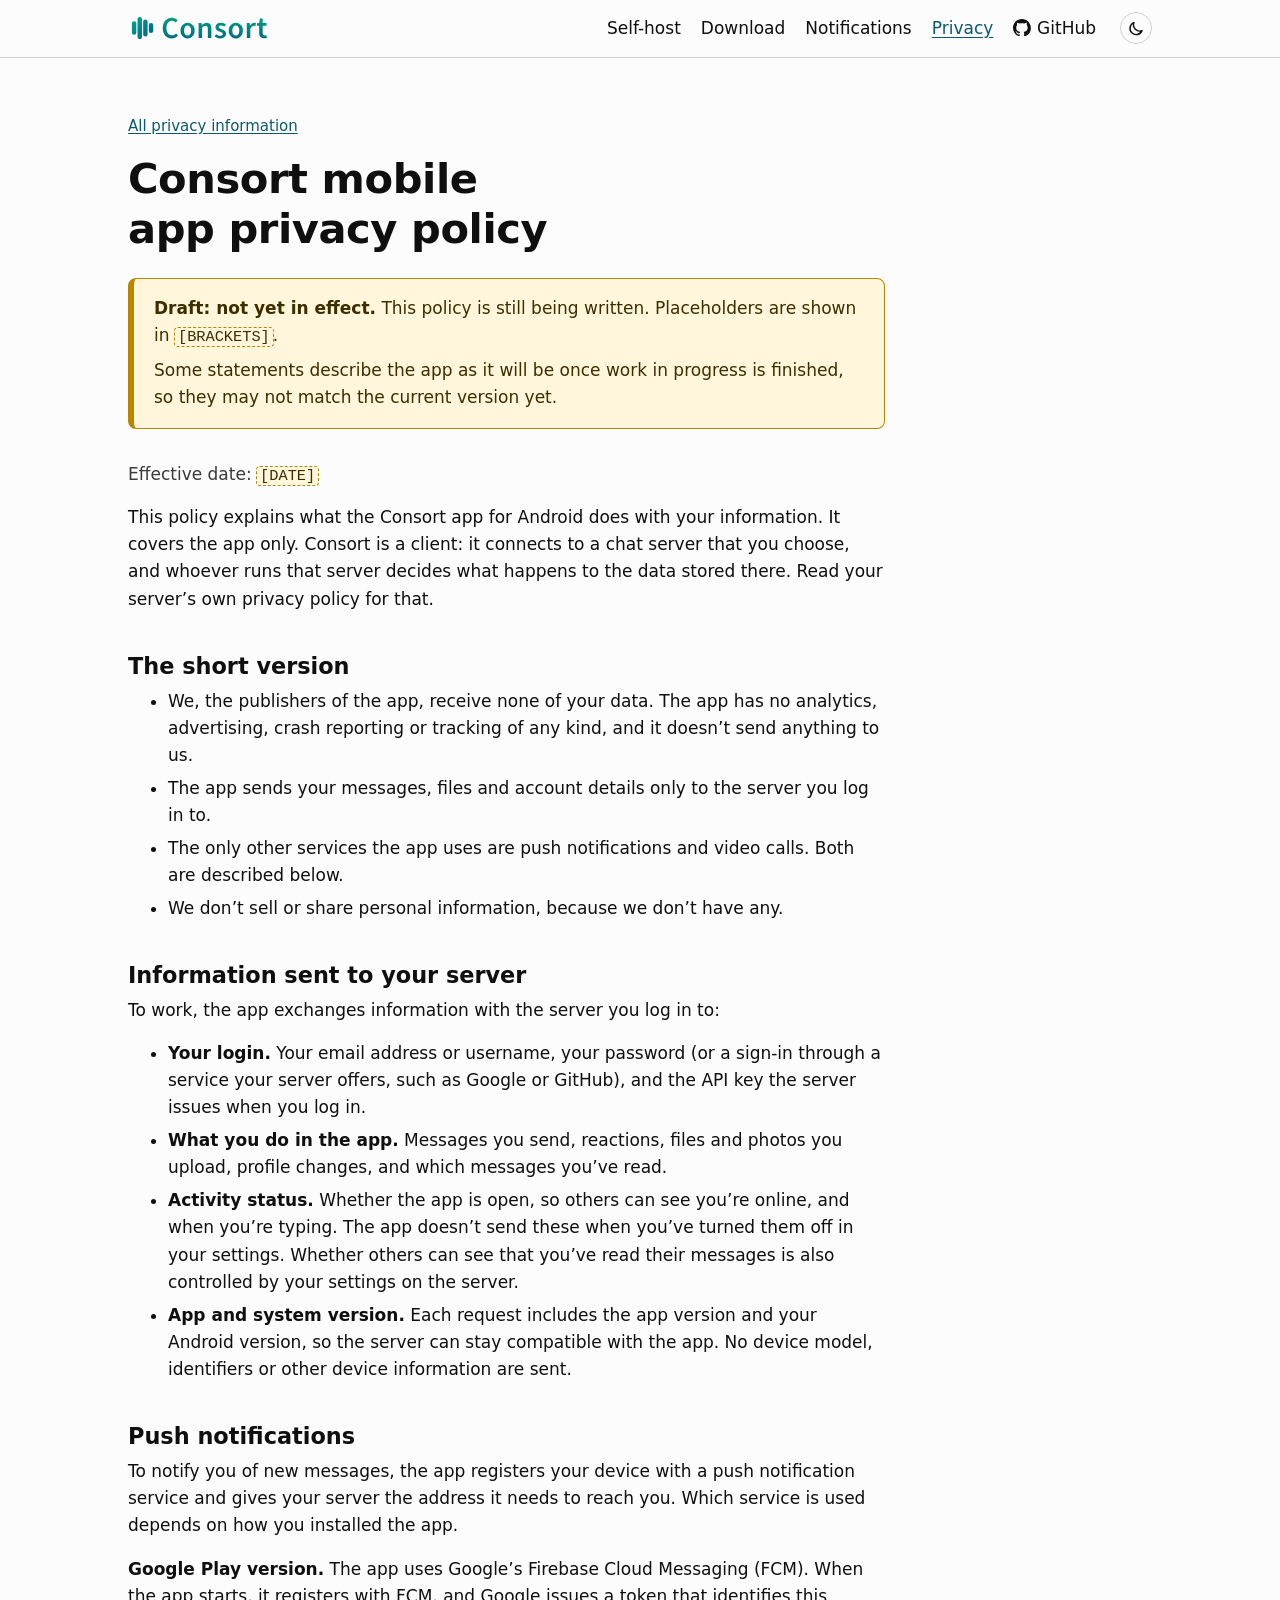
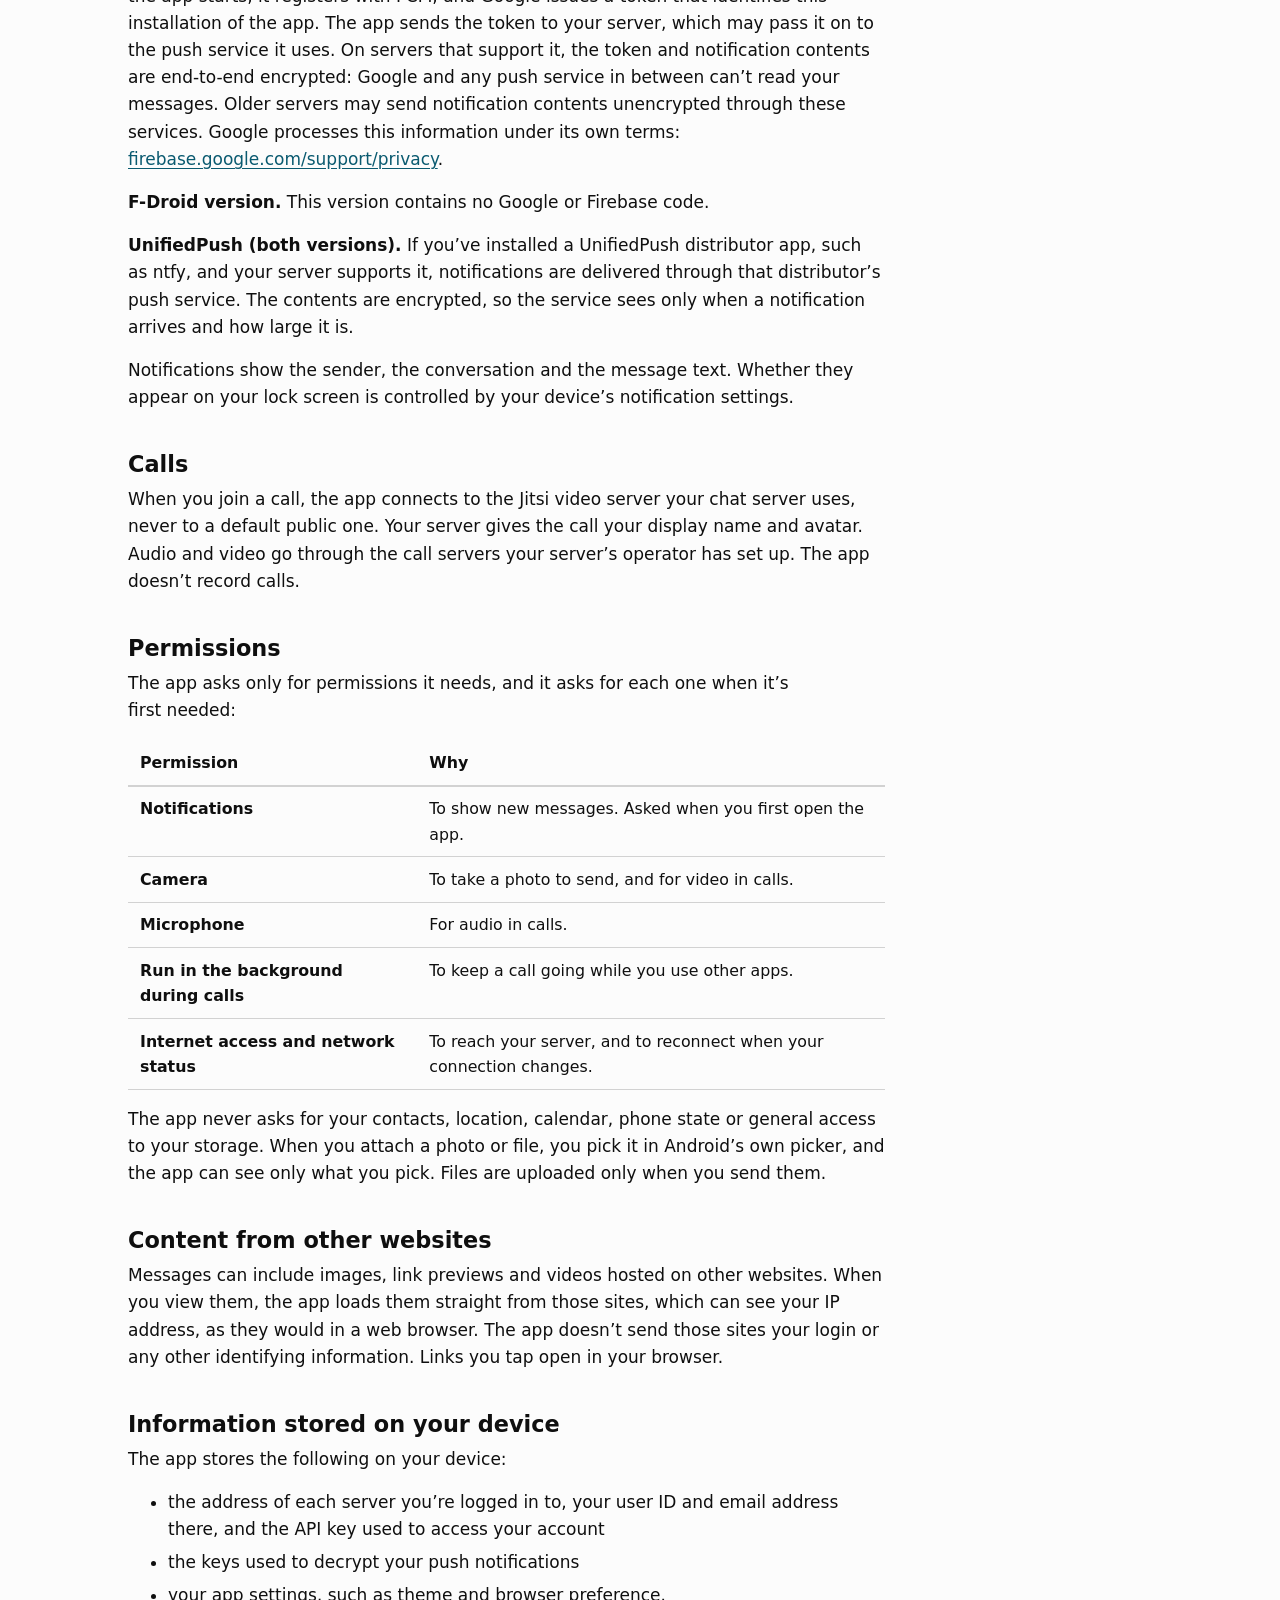
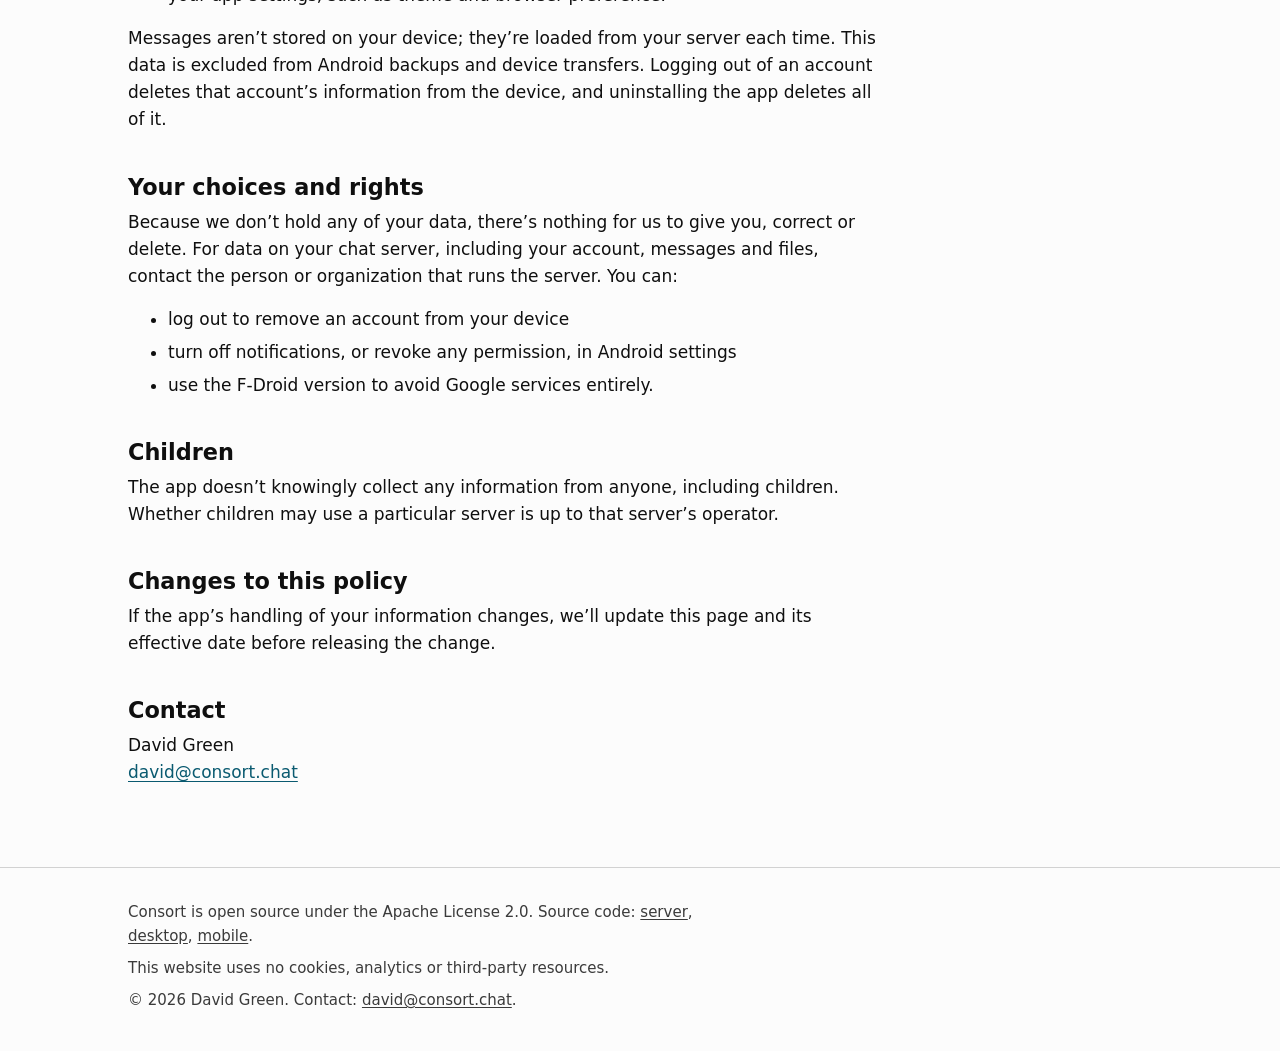
<file: privacy/mobile/index.html>
<!doctype html>
<html lang="en">
<head>
  <meta charset="utf-8">
  <meta name="viewport" content="width=device-width, initial-scale=1">
  <meta http-equiv="Content-Security-Policy" content="default-src 'none'; script-src 'self'; style-src 'self'; img-src 'self'; base-uri 'none'; form-action 'none'">
  <meta name="referrer" content="no-referrer">
  <!-- DRAFT: remove this noindex line when the policy is published. -->
  <meta name="robots" content="noindex">
  <title>Mobile app privacy policy (draft) · Consort</title>
  <meta name="description" content="What the Consort mobile app does with your information.">
  <link rel="icon" href="../../assets/favicon.svg" type="image/svg+xml">
  <link rel="stylesheet" href="../../assets/style.css">
  <script src="../../assets/theme.js"></script>
</head>
<body>
  <a class="skip-link" href="#main">Skip to content</a>

  <header class="site-header">
    <div class="wrap">
      <a class="brand" href="../../"><img src="../../assets/consort-logo.svg" alt="Consort" width="140" height="28"></a>
      <nav class="site-nav" aria-label="Main">
        <ul>
          <li><a href="../../server/">Self-host</a></li>
          <li><a href="../../download/">Download</a></li>
          <li><a href="../../notifications/">Notifications</a></li>
          <li><a href="../" aria-current="page">Privacy</a></li>
          <li><a class="nav-github" href="https://github.com/ConsortChat"><svg viewBox="0 0 16 16" aria-hidden="true" focusable="false"><path d="M8 0C3.58 0 0 3.58 0 8c0 3.54 2.29 6.53 5.47 7.59.4.07.55-.17.55-.38 0-.19-.01-.82-.01-1.49-2.01.37-2.53-.49-2.69-.94-.09-.23-.48-.94-.82-1.13-.28-.15-.68-.52-.01-.53.63-.01 1.08.58 1.23.82.72 1.21 1.87.87 2.33.66.07-.52.28-.87.51-1.07-1.78-.2-3.64-.89-3.64-3.95 0-.87.31-1.59.82-2.15-.08-.2-.36-1.02.08-2.12 0 0 .67-.21 2.2.82.64-.18 1.32-.27 2-.27.68 0 1.36.09 2 .27 1.53-1.04 2.2-.82 2.2-.82.44 1.1.16 1.92.08 2.12.51.56.82 1.27.82 2.15 0 3.07-1.87 3.75-3.65 3.95.29.25.54.73.54 1.48 0 1.07-.01 1.93-.01 2.2 0 .21.15.46.55.38A8.013 8.013 0 0016 8c0-4.42-3.58-8-8-8z"/></svg><span class="nav-label">GitHub</span></a></li>
        </ul>
      </nav>
      <button class="theme-toggle" type="button" aria-label="Dark theme" aria-pressed="false" hidden>
        <svg class="icon-moon" viewBox="0 0 24 24" aria-hidden="true" focusable="false"><path d="M20.5 14.5A8.5 8.5 0 0 1 9.5 3.5a8.5 8.5 0 1 0 11 11z"/></svg>
        <svg class="icon-sun" viewBox="0 0 24 24" aria-hidden="true" focusable="false"><circle cx="12" cy="12" r="4"/><path d="M12 2.5v2M12 19.5v2M2.5 12h2M19.5 12h2M5.3 5.3l1.4 1.4M17.3 17.3l1.4 1.4M5.3 18.7l1.4-1.4M17.3 6.7l1.4-1.4"/></svg>
      </button>
    </div>
  </header>

  <main id="main">
    <div class="wrap">
      <article class="prose">
        <p class="breadcrumb"><a href="../">All privacy information</a></p>
        <h1>Consort mobile app privacy policy</h1>

        <!-- DRAFT: remove this notice when the policy is published. -->
        <div class="note" role="note" aria-label="Draft notice">
          <p><strong>Draft: not yet in effect.</strong> This policy is still being written. Placeholders are shown in <span class="placeholder">[BRACKETS]</span>.</p>
          <p>Some statements describe the app as it will be once work in progress is finished, so they may not match the current version yet.</p>
        </div>

        <p class="meta">Effective date: <span class="placeholder">[DATE]</span></p>

        <p>This policy explains what the Consort app for Android does with your information. It covers the app only. Consort is a client: it connects to a chat server that you choose, and whoever runs that server decides what happens to the data stored there. Read your server’s own privacy policy for that.</p>

        <h2 id="short-version">The short version</h2>
        <ul>
          <li>We, the publishers of the app, receive none of your data. The app has no analytics, advertising, crash reporting or tracking of any kind, and it doesn’t send anything to us.</li>
          <li>The app sends your messages, files and account details only to the server you log in to.</li>
          <li>The only other services the app uses are push notifications and video calls. Both are described below.</li>
          <li>We don’t sell or share personal information, because we don’t have any.</li>
        </ul>

        <h2 id="server">Information sent to your server</h2>
        <p>To work, the app exchanges information with the server you log in to:</p>
        <ul>
          <li><strong>Your login.</strong> Your email address or username, your password (or a sign-in through a service your server offers, such as Google or GitHub), and the API key the server issues when you log in.</li>
          <li><strong>What you do in the app.</strong> Messages you send, reactions, files and photos you upload, profile changes, and which messages you’ve read.</li>
          <li><strong>Activity status.</strong> Whether the app is open, so others can see you’re online, and when you’re typing. The app doesn’t send these when you’ve turned them off in your settings. Whether others can see that you’ve read their messages is also controlled by your settings on the server.</li>
          <li><strong>App and system version.</strong> Each request includes the app version and your Android version, so the server can stay compatible with the app. No device model, identifiers or other device information are sent.</li>
        </ul>

        <h2 id="push-notifications">Push notifications</h2>
        <p>To notify you of new messages, the app registers your device with a push notification service and gives your server the address it needs to reach you. Which service is used depends on how you installed the app.</p>
        <p><strong>Google Play version.</strong> The app uses Google’s Firebase Cloud Messaging (FCM). When the app starts, it registers with FCM, and Google issues a token that identifies this installation of the app. The app sends the token to your server, which may pass it on to the push service it uses. On servers that support it, the token and notification contents are end-to-end encrypted: Google and any push service in between can’t read your messages. Older servers may send notification contents unencrypted through these services. Google processes this information under its own terms: <a href="https://firebase.google.com/support/privacy">firebase.google.com/support/privacy</a>.</p>
        <p><strong>F-Droid version.</strong> This version contains no Google or Firebase code.</p>
        <p><strong>UnifiedPush (both versions).</strong> If you’ve installed a UnifiedPush distributor app, such as ntfy, and your server supports it, notifications are delivered through that distributor’s push service. The contents are encrypted, so the service sees only when a notification arrives and how large it is.</p>
        <p>Notifications show the sender, the conversation and the message text. Whether they appear on your lock screen is controlled by your device’s notification settings.</p>

        <h2 id="calls">Calls</h2>
        <p>When you join a call, the app connects to the Jitsi video server your chat server uses, never to a default public one. Your server gives the call your display name and avatar. Audio and video go through the call servers your server’s operator has set up. The app doesn’t record calls.</p>

        <h2 id="permissions">Permissions</h2>
        <p>The app asks only for permissions it needs, and it asks for each one when it’s first needed:</p>
        <div class="table-scroll" role="region" aria-labelledby="permissions" tabindex="0">
          <table>
            <thead>
              <tr>
                <th scope="col">Permission</th>
                <th scope="col">Why</th>
              </tr>
            </thead>
            <tbody>
              <tr>
                <th scope="row">Notifications</th>
                <td>To show new messages. Asked when you first open the app.</td>
              </tr>
              <tr>
                <th scope="row">Camera</th>
                <td>To take a photo to send, and for video in calls.</td>
              </tr>
              <tr>
                <th scope="row">Microphone</th>
                <td>For audio in calls.</td>
              </tr>
              <tr>
                <th scope="row">Run in the background during calls</th>
                <td>To keep a call going while you use other apps.</td>
              </tr>
              <tr>
                <th scope="row">Internet access and network status</th>
                <td>To reach your server, and to reconnect when your connection changes.</td>
              </tr>
            </tbody>
          </table>
        </div>
        <p>The app never asks for your contacts, location, calendar, phone state or general access to your storage. When you attach a photo or file, you pick it in Android’s own picker, and the app can see only what you pick. Files are uploaded only when you send them.</p>

        <h2 id="other-websites">Content from other websites</h2>
        <p>Messages can include images, link previews and videos hosted on other websites. When you view them, the app loads them straight from those sites, which can see your IP address, as they would in a web browser. The app doesn’t send those sites your login or any other identifying information. Links you tap open in your browser.</p>

        <h2 id="on-device">Information stored on your device</h2>
        <p>The app stores the following on your device:</p>
        <ul>
          <li>the address of each server you’re logged in to, your user ID and email address there, and the API key used to access your account</li>
          <li>the keys used to decrypt your push notifications</li>
          <li>your app settings, such as theme and browser preference.</li>
        </ul>
        <p>Messages aren’t stored on your device; they’re loaded from your server each time. This data is excluded from Android backups and device transfers. Logging out of an account deletes that account’s information from the device, and uninstalling the app deletes all of it.</p>

        <h2 id="your-rights">Your choices and rights</h2>
        <p>Because we don’t hold any of your data, there’s nothing for us to give you, correct or delete. For data on your chat server, including your account, messages and files, contact the person or organization that runs the server. You can:</p>
        <ul>
          <li>log out to remove an account from your device</li>
          <li>turn off notifications, or revoke any permission, in Android settings</li>
          <li>use the F-Droid version to avoid Google services entirely.</li>
        </ul>

        <h2 id="children">Children</h2>
        <p>The app doesn’t knowingly collect any information from anyone, including children. Whether children may use a particular server is up to that server’s operator.</p>

        <h2 id="changes">Changes to this policy</h2>
        <p>If the app’s handling of your information changes, we’ll update this page and its effective date before releasing the change.</p>

        <h2 id="contact">Contact</h2>
        <p>David Green<br>
        <a href="mailto:david@consort.chat">david@consort.chat</a></p>
      </article>
    </div>
  </main>

  <footer class="site-footer">
    <div class="wrap">
      <p>Consort is open source under the Apache License 2.0. Source code: <a href="https://github.com/ConsortChat/ConsortServer">server</a>, <a href="https://github.com/ConsortChat/ConsortDesktop">desktop</a>, <a href="https://github.com/ConsortChat/ConsortMobile">mobile</a>.</p>
      <p>This website uses no cookies, analytics or third-party resources.</p>
      <p>© 2026 David Green. Contact: <a href="mailto:david@consort.chat">david@consort.chat</a>.</p>
    </div>
  </footer>
</body>
</html>
</file>
<file: assets/style.css>
/* Consort website. Plain CSS, no external resources. */

/*
  The theme comes from data-theme on <html>, which assets/theme.js sets
  from the visitor's choice or the system setting before the page draws.
  Without scripts the page is light.
*/
:root {
  color-scheme: light;

  --bg: #fcfcfc;
  --header-bg: #e7e7e7;
  --surface: #e9e9e9;
  --text: #0f0f0f;
  --muted: #3a3a3a;
  --border: #d2d2d2;
  --accent: #0a5a70;
  --accent-hover: #07475a;
  --on-accent: #ffffff;
  --code-bg: #e3e3e3;
  --note-bg: #fff6db;
  --note-border: #b88600;
  --note-text: #3d2e00;

  --font: system-ui, -apple-system, "Segoe UI", Roboto, "Noto Sans", Ubuntu, Cantarell, "Helvetica Neue", Arial, sans-serif;
  --mono: ui-monospace, "Cascadia Mono", "Segoe UI Mono", Menlo, Consolas, monospace;
  --radius: 12px;
  --page: 68rem;
  --measure: 70ch;
  --gutter: clamp(1rem, 4vw, 2rem);
}

:root[data-theme="dark"] {
  color-scheme: dark;

  --bg: #141414;
  --header-bg: #1b1b1b;
  --surface: #1f1f1f;
  --text: #e8e8e8;
  --muted: #a8a8a8;
  --border: #333333;
  --accent: #2dd4bf;
  --accent-hover: #5eead4;
  --on-accent: #042f2e;
  --code-bg: #1a1a1a;
  --note-bg: #2b2208;
  --note-border: #d9a520;
  --note-text: #f6e7b8;
}

*,
*::before,
*::after {
  box-sizing: border-box;
}

html {
  -webkit-text-size-adjust: 100%;
  text-size-adjust: 100%;
  /* Keep in-page jumps clear of the sticky header. */
  scroll-padding-top: 6rem;
}

body {
  margin: 0;
  background: var(--bg);
  color: var(--text);
  font-family: var(--font);
  font-size: 1.0625rem;
  line-height: 1.6;
}

img,
video {
  max-width: 100%;
  height: auto;
}

a {
  color: var(--accent);
  text-underline-offset: 0.15em;
}

a:hover {
  color: var(--accent-hover);
}

:focus-visible {
  outline: 3px solid var(--accent);
  outline-offset: 3px;
  border-radius: 4px;
}

h1,
h2,
h3 {
  line-height: 1.2;
  text-wrap: balance;
}

p {
  text-wrap: pretty;
}

code {
  font-family: var(--mono);
  font-size: 0.92em;
}

.wrap {
  max-width: var(--page);
  margin-inline: auto;
  padding-inline: var(--gutter);
}

.visually-hidden {
  position: absolute !important;
  width: 1px;
  height: 1px;
  margin: -1px;
  padding: 0;
  overflow: hidden;
  clip: rect(0 0 0 0);
  white-space: nowrap;
  border: 0;
}

.skip-link {
  position: absolute;
  left: var(--gutter);
  top: -100px;
  z-index: 10;
  padding: 0.5rem 1rem;
  background: var(--accent);
  color: var(--on-accent);
  border-radius: 0 0 8px 8px;
  font-weight: 600;
}

.skip-link:focus {
  top: 0;
  color: var(--on-accent);
}

/* Header and footer */

/* A solid bar that stays at the top of the page. */
.site-header {
  position: sticky;
  top: 0;
  z-index: 9;
  border-bottom: 1px solid var(--border);
  background: var(--header-bg);
}

/* In the light theme, the bar shares the page's gray. */
:root:not([data-theme="dark"]) .site-header {
  background: var(--bg);
}

.site-header .wrap {
  display: flex;
  flex-wrap: wrap;
  align-items: center;
  justify-content: space-between;
  gap: 0.5rem 1.5rem;
  padding-block: 0.9rem;
}

.brand {
  display: inline-flex;
  align-items: center;
  border-radius: 4px;
}

.brand img {
  display: block;
  width: auto;
  height: 28px;
}

/* The logo's bright teal washes out on the light page, so deepen it. */
:root:not([data-theme="dark"]) .brand img {
  filter: brightness(0.66) saturate(2.2);
}

/* The theme button, shown by assets/theme.js. It shows the moon in the
   light theme and the sun in the dark one. */
.theme-toggle {
  display: inline-grid;
  place-items: center;
  width: 2rem;
  height: 2rem;
  margin-block: -0.25rem;
  padding: 0;
  border: 1px solid var(--border);
  border-radius: 50%;
  background: transparent;
  color: var(--text);
  cursor: pointer;
}

.theme-toggle:hover {
  border-color: var(--accent);
  color: var(--accent);
}

.theme-toggle[hidden],
.theme-toggle[aria-pressed="true"] .icon-moon,
.theme-toggle[aria-pressed="false"] .icon-sun {
  display: none;
}

.theme-toggle svg {
  width: 1.1rem;
  height: 1.1rem;
  fill: none;
  stroke: currentColor;
  stroke-width: 2;
  stroke-linecap: round;
  stroke-linejoin: round;
}

.site-nav {
  margin-left: auto;
}

/* Where the links don't fit beside the logo, the button joins the logo's
   row and the links get their own. */
@media (max-width: 50rem) {
  .theme-toggle {
    order: 1;
  }

  .site-nav {
    order: 2;
    flex-basis: 100%;
    margin-left: 0;
  }
}

.site-nav ul {
  display: flex;
  flex-wrap: wrap;
  gap: 0.25rem 1.25rem;
  margin: 0;
  padding: 0;
  list-style: none;
}

.site-nav a {
  color: var(--text);
  text-decoration: none;
  font-weight: 500;
}

.site-nav a:hover,
.site-nav a[aria-current="page"] {
  color: var(--accent);
  text-decoration: underline;
}

/* The GitHub organization, with GitHub's mark. The mark sits in the line
   of text, so the link is no taller than the others. */
.nav-github svg {
  width: 1.05em;
  height: 1.05em;
  margin-right: 0.35em;
  vertical-align: -0.15em;
  fill: currentColor;
}

/* Keep all the links on one row on phones: GitHub shows only its mark,
   and its name stays for screen readers. */
@media (max-width: 30rem) {
  .site-nav ul {
    gap: 0.25rem 0.9rem;
  }

  .site-nav a {
    font-size: 0.9375rem;
  }

  .nav-github svg {
    margin-right: 0;
  }

  .nav-github .nav-label {
    position: absolute;
    width: 1px;
    height: 1px;
    margin: -1px;
    overflow: hidden;
    clip: rect(0 0 0 0);
    white-space: nowrap;
  }
}

/* Below about 373px the links need smaller type to stay on one row. */
@media (max-width: 23.25rem) {
  .site-nav ul {
    gap: 0.25rem 0.5rem;
  }

  .site-nav a {
    font-size: 0.8125rem;
  }
}

.site-footer {
  margin-top: 5rem;
  border-top: 1px solid var(--border);
  color: var(--muted);
  font-size: 0.9375rem;
}

.site-footer .wrap {
  padding-block: 2rem;
}

.site-footer p {
  margin: 0 0 0.5rem;
  max-width: var(--measure);
}

.site-footer a {
  color: inherit;
}

.site-footer a:hover {
  color: var(--accent);
}

/* Shared blocks */

.section {
  padding-top: clamp(3rem, 8vw, 5rem);
}

.section > h2,
.section-head h2 {
  margin: 0 0 0.5rem;
  font-size: clamp(1.6rem, 4vw, 2.1rem);
  letter-spacing: -0.01em;
}

.section-intro {
  margin: 0 0 1.5rem;
  max-width: var(--measure);
  color: var(--muted);
  font-size: 1.0625rem;
}

.page-head {
  padding-block: clamp(2.5rem, 7vw, 4rem) 0;
  max-width: var(--measure);
}

.page-head h1 {
  margin: 0 0 0.75rem;
  font-size: clamp(2.2rem, 6vw, 3rem);
  letter-spacing: -0.02em;
}

.lede {
  margin: 0 0 1.75rem;
  max-width: 44ch;
  color: var(--muted);
  font-size: clamp(1.15rem, 2.4vw, 1.35rem);
  line-height: 1.5;
}

.actions {
  display: flex;
  flex-wrap: wrap;
  gap: 0.75rem;
}

.button {
  display: inline-block;
  padding: 0.7rem 1.25rem;
  border: 2px solid var(--accent);
  border-radius: 999px;
  font-weight: 600;
  text-decoration: none;
  line-height: 1.2;
}

.button-primary {
  background: var(--accent);
  color: var(--on-accent);
}

.button-primary:hover {
  background: var(--accent-hover);
  border-color: var(--accent-hover);
  color: var(--on-accent);
}

.button-secondary {
  color: var(--accent);
}

.button-secondary:hover {
  border-color: var(--accent-hover);
  color: var(--accent-hover);
}

.cards {
  display: grid;
  grid-template-columns: repeat(auto-fit, minmax(17rem, 1fr));
  gap: 1rem;
  margin: 0;
  padding: 0;
  list-style: none;
}

.card {
  padding: 1.25rem 1.35rem;
  background: var(--surface);
  border-radius: var(--radius);
}

.card h3 {
  margin: 0 0 0.35rem;
  font-size: 1.125rem;
}

.card p {
  margin: 0;
  color: var(--muted);
}

.card p + p {
  margin-top: 0.75rem;
}

.card .card-link {
  font-weight: 600;
}

/* At most two columns, so four cards make a 2×2 grid rather than 3 + 1. */
.cards-pairs {
  grid-template-columns: repeat(auto-fit, minmax(min(100%, 26rem), 1fr));
}

.page-head + .section {
  padding-top: clamp(1.5rem, 4vw, 2.5rem);
}

.more {
  margin: 1.25rem 0 0;
  font-weight: 600;
}

.fine-print {
  margin: 1.25rem 0 0;
  max-width: var(--measure);
  color: var(--muted);
  font-size: 0.9375rem;
}

.fine-print + .fine-print {
  margin-top: 0.5rem;
}

pre {
  margin: 0 0 1rem;
  padding: 1rem 1.25rem;
  overflow-x: auto;
  background: var(--code-bg);
  border: 1px solid var(--border);
  border-radius: 8px;
  font-family: var(--mono);
  font-size: 0.9375rem;
  line-height: 1.55;
}

pre code {
  font-size: inherit;
}

:not(pre) > code {
  padding: 0.1em 0.3em;
  background: var(--code-bg);
  border-radius: 4px;
}

/* Landing page */

.media {
  margin: 0;
}

.media img {
  display: block;
  width: 100%;
  border-radius: var(--radius);
  background: #1c1c1c;
}

/*
  Hero: a dark stage, in both themes, with the desktop app in perspective.
  The app is a decorative HTML mockup sized in em, and the stage sets its
  font size from the container width, so the whole scene scales together.
  The scene is 100em wide.
*/

/*
  The stage follows the hero in <main> rather than sitting inside it, so it
  can stay in the middle of the window while the rest of the page scrolls
  over it. Space below the hero's text, --hero-hold, makes room for it: the
  stage's top margin, its height, and space below it for the stage to be
  pulled up into. --stage-height is the stage's height (66em at a font size
  of 1/118 of its width), from the page's width.

  The hero fades out into the page at the bottom. The fade uses eased stops
  so its end shows no line.
*/
main {
  --stage-height: calc((min(80rem, 100vw) - 2 * var(--gutter)) * 66 / 118);
  --hero-hold: calc(clamp(1.5rem, 5vw, 3rem) + var(--stage-height) + clamp(6rem, 16vw, 10rem));
}

.hero {
  position: relative;
  isolation: isolate;
  /* clip, not hidden: hidden would make the hero a scroll container, and
     the scroll animations below would follow it instead of the page. */
  overflow: clip;
  background:
    radial-gradient(50% 42% at 60% 70%, rgb(45 212 191 / 0.3), transparent 70%),
    radial-gradient(34% 34% at 10% 16%, rgb(14 116 144 / 0.5), transparent 70%),
    radial-gradient(28% 28% at 94% 8%, rgb(94 234 212 / 0.16), transparent 70%),
    #061012;
  color: #e6f0f1;
}

/* The light theme's stage is a lighter teal. */
:root:not([data-theme="dark"]) .hero {
  background:
    radial-gradient(50% 42% at 60% 70%, rgb(45 212 191 / 0.34), transparent 70%),
    radial-gradient(34% 34% at 10% 16%, rgb(14 116 144 / 0.6), transparent 70%),
    radial-gradient(28% 28% at 94% 8%, rgb(94 234 212 / 0.2), transparent 70%),
    #0f2a2f;
}

.hero::after {
  content: "";
  position: absolute;
  z-index: 1;
  /* Reach a pixel past the edge so a fractional hero height shows no sliver. */
  inset: auto 0 -1px;
  height: clamp(9rem, 26vw, 16rem);
  background: linear-gradient(
    color-mix(in srgb, var(--bg) 0%, transparent),
    color-mix(in srgb, var(--bg) 6%, transparent) 15%,
    color-mix(in srgb, var(--bg) 22%, transparent) 30%,
    color-mix(in srgb, var(--bg) 43%, transparent) 45%,
    color-mix(in srgb, var(--bg) 65%, transparent) 60%,
    color-mix(in srgb, var(--bg) 84%, transparent) 75%,
    color-mix(in srgb, var(--bg) 96%, transparent) 90%,
    var(--bg)
  );
  pointer-events: none;
}

.hero::before {
  content: "";
  position: absolute;
  z-index: -1;
  left: -30%;
  right: -30%;
  bottom: 0;
  height: 58%;
  background-image:
    linear-gradient(rgb(94 234 212 / 0.13) 1px, transparent 1px),
    linear-gradient(90deg, rgb(94 234 212 / 0.13) 1px, transparent 1px);
  background-size: 56px 56px;
  transform: perspective(700px) rotateX(64deg);
  transform-origin: 50% 100%;
  -webkit-mask-image: linear-gradient(to top, #000, transparent 85%);
  mask-image: linear-gradient(to top, #000, transparent 85%);
}

.hero-copy {
  padding-block: clamp(3rem, 9vw, 5.5rem) 0;
  text-align: center;
}

.hero-copy::after {
  content: "";
  display: block;
  height: var(--hero-hold);
}

/* While the page scrolls, the text is held where it rests under the header
   (assets/hero.js measures --header-height) for as long as the space below
   it lasts. Sticky, rather than moving it against the scroll: browsers
   scroll the page on a thread of its own, and anything moved against it
   from the page trails it, which shows as jitter in text meant to hold
   still. */
.hero-hold {
  position: sticky;
  top: calc(var(--header-height, 0px) + clamp(3rem, 9vw, 5.5rem));
}

.hero-copy h1 {
  max-width: 22ch;
  margin: 0 auto 1.1rem;
  color: #f4fafa;
  font-size: clamp(2.3rem, 6.2vw, 4.1rem);
  letter-spacing: -0.03em;
  line-height: 1.08;
}

.accent {
  background: linear-gradient(90deg, #99f6e4, #2dd4bf 45%, #38bdf8);
  -webkit-background-clip: text;
  background-clip: text;
  color: transparent;
}

@media (forced-colors: active) {
  .accent {
    background: none;
    color: CanvasText;
  }
}

.hero .lede {
  max-width: 54ch;
  margin-inline: auto;
  color: #a9c4c6;
}

.hero .actions {
  justify-content: center;
}

.hero .button-primary {
  background: #2dd4bf;
  border-color: #2dd4bf;
  color: #042f2e;
  box-shadow: 0 0 2rem rgb(45 212 191 / 0.35);
}

.hero .button-primary:hover {
  background: #5eead4;
  border-color: #5eead4;
  color: #042f2e;
}

.hero .button-secondary {
  border-color: #2dd4bf;
  color: #5eead4;
}

.hero .button-secondary:hover {
  border-color: #5eead4;
  color: #99f6e4;
}

.hero :focus-visible {
  outline-color: #5eead4;
}

/* Pulled up into the hero's bottom padding, back to where it would sit
   inside the hero, and then held in place until <main> ends. assets/hero.js
   holds it where it rests from the first scroll. Without scripts it rises
   to the middle of the window under the header and is held there, capped
   at 28rem from the top, a little above where it rests, so a tall window
   doesn't push it down before any scrolling. */
.stage-wrap {
  container-type: inline-size;
  position: sticky;
  top: min(28rem, calc((100vh + 3.5rem - var(--stage-height)) / 2));
  max-width: 80rem;
  margin: calc(-1 * (var(--stage-height) + clamp(6rem, 16vw, 10rem))) auto 0;
  padding-inline: var(--gutter);
}

.stage {
  position: relative;
  height: 66em;
  font-size: calc(100cqi / 118);
  perspective: 170em;
  perspective-origin: 50% 20%;
  -webkit-user-select: none;
  user-select: none;
}

.scene {
  position: absolute;
  top: 1em;
  left: 50%;
  width: 100em;
  height: 56em;
  margin-left: -48em;
  transform-style: preserve-3d;
  /* Keep the pointer tilt in the transform chain itself. Using rotate3d()
     here is more broadly reliable than the separate CSS rotate property. */
  transform: rotateX(20deg) rotateY(-20deg) rotateZ(7deg)
    rotate3d(var(--tilt-x, 0), var(--tilt-y, 1), 0, var(--tilt, 0deg));
}

.scene-glow {
  position: absolute;
  inset: -12% -8%;
  border-radius: 50%;
  background: radial-gradient(closest-side, rgb(45 212 191 / 0.35), transparent);
  transform: translateZ(-16em);
}

.scene-shadow {
  position: absolute;
  inset: 8% 2% -6% 8%;
  border-radius: 4em;
  background: rgb(0 0 0 / 0.55);
  box-shadow: 0 0 7em 5em rgb(0 0 0 / 0.5);
  transform: translateZ(-5em);
}

.ico {
  flex: none;
  width: 1.2em;
  height: 1.2em;
}

.av {
  flex: none;
  width: 1.6em;
  height: 1.6em;
  border-radius: 50%;
}

/* The app window */

.app {
  position: absolute;
  inset: 0;
  display: grid;
  grid-template-columns: 3em 17.5em minmax(0, 1fr) 14em;
  grid-template-rows: 3.2em minmax(0, 1fr);
  overflow: hidden;
  border-radius: 1em;
  background: #1d1d1d;
  color: #d6d8da;
  font-size: 1.1em;
  line-height: 1.35;
  text-align: left;
  box-shadow:
    0 0 0 0.1em rgb(255 255 255 / 0.1),
    0 3em 6em rgb(0 0 0 / 0.6);
}

.app::after {
  content: "";
  position: absolute;
  inset: 0;
  background: linear-gradient(115deg, rgb(255 255 255 / 0.08), transparent 32%, transparent 72%, rgb(255 255 255 / 0.03));
  pointer-events: none;
}

.app-rail {
  grid-row: 1 / 3;
  display: flex;
  flex-direction: column;
  align-items: center;
  gap: 1.1em;
  padding: 0.8em 0;
  background: #161718;
  border-right: 1px solid #2a2b2d;
  color: #8a9099;
}

.rail-org {
  display: grid;
  place-items: center;
  width: 2em;
  height: 2em;
  border-radius: 0.5em;
  background: linear-gradient(135deg, #2dd4bf, #0e7490);
  box-shadow: 0 0 0 0.15em #161718, 0 0 0 0.3em #2dd4bf;
  color: #fff;
}

.rail-gap {
  flex: 1;
}

.app-top {
  grid-column: 2 / 5;
  display: flex;
  align-items: center;
  gap: 0.9em;
  padding-right: 1em;
  background: #202020;
  border-bottom: 1px solid #2c2c2c;
  color: #a9b0b8;
}

.app-brand {
  display: flex;
  flex: none;
  align-items: center;
  gap: 0.8em;
  width: 17em;
  padding-left: 0.9em;
}

.app-logo {
  width: auto;
  height: 1.3em;
}

.app-crumb {
  display: flex;
  align-items: center;
  gap: 0.45em;
  color: #eceeef;
  font-size: 1.05em;
  font-weight: 600;
}

.dim {
  color: #7d848c;
}

.grow {
  flex: 1;
}

.app-search {
  display: flex;
  align-items: center;
  gap: 0.5em;
  width: 11em;
  padding: 0.35em 0.6em;
  border-radius: 0.35em;
  background: #2b2c2e;
  color: #8f969e;
}

.app-side,
.app-users {
  padding: 0.7em 0.6em;
  overflow: hidden;
  white-space: nowrap;
}

.field {
  display: flex;
  align-items: center;
  gap: 0.5em;
  margin-bottom: 0.4em;
  padding: 0.35em 0.6em;
  border: 1px solid #3a3b3e;
  border-radius: 0.35em;
  color: #80878f;
}

.sec {
  display: flex;
  align-items: center;
  gap: 0.5em;
  margin: 0.7em 0 0.2em;
  padding-left: 0.2em;
  color: #8ea3be;
  font-size: 0.85em;
  font-weight: 600;
  letter-spacing: 0.06em;
}

.sec::before {
  content: "";
  border-top: 0.42em solid currentColor;
  border-inline: 0.3em solid transparent;
}

.sec .views {
  display: flex;
  gap: 0.9em;
  margin-left: auto;
  font-size: 1.1em;
}

.row {
  display: flex;
  align-items: center;
  gap: 0.55em;
  padding: 0.26em 0.5em;
  border-radius: 0.35em;
}

.row.on {
  background: #2e3236;
  color: #fff;
}

.row.sub {
  padding-left: 2.3em;
  color: #b9bec4;
  font-size: 0.9em;
}

.row .av {
  width: 1.35em;
  height: 1.35em;
}

.presence {
  flex: none;
  width: 0.55em;
  height: 0.55em;
  margin-inline: 0.2em;
  border: 0.1em solid #6b7178;
  border-radius: 50%;
}

.presence.live {
  border-color: #3ecf6e;
  background: #3ecf6e;
}

.c-hash { color: #c6d84e; }
.c-globe { color: #a38bf2; }
.c-folder { color: #f5a83a; }
.c-lounge { color: #f2b33d; }
.c-voice { color: #ef7fa6; }
.c-private { color: #8fd3ea; }

.app-main {
  position: relative;
  padding: 1em 1.2em 4em;
  overflow: hidden;
}

.recip {
  display: flex;
  align-items: center;
  gap: 0.45em;
  padding: 0.45em 0.8em;
  border-radius: 0.45em 0.45em 0 0;
  background: #2b4d50;
  color: #eef6f6;
  font-weight: 600;
}

.recip .when {
  margin-left: auto;
  font-size: 0.85em;
  letter-spacing: 0.05em;
}

.msgs {
  padding: 0.3em 0.9em 0.6em;
  border: 1px solid #2b4d50;
  border-top: 0;
  border-radius: 0 0 0.45em 0.45em;
}

.msg {
  display: grid;
  grid-template-columns: 2.5em minmax(0, 1fr);
  gap: 0.15em 0.8em;
  padding: 0.55em 0;
}

.msg .av {
  grid-row: span 2;
  width: 2.5em;
  height: 2.5em;
}

.msg-head {
  display: flex;
  justify-content: space-between;
  color: #f1f3f4;
  font-weight: 600;
}

.msg-head .when {
  color: #80878f;
  font-size: 0.85em;
  font-weight: 400;
}

.compose {
  position: absolute;
  right: 1.2em;
  bottom: 0.9em;
  left: 1.2em;
  padding: 0.6em 0.8em;
  border: 1px solid #37393c;
  border-radius: 0.45em;
  background: #232425;
  color: #8d949b;
}

.invite {
  margin: 0.8em 0 0 0.3em;
  color: #7aaee0;
  font-size: 0.8em;
  font-weight: 600;
  letter-spacing: 0.05em;
}

/* The call, floating in front of the window */

.call {
  --call-drag-x: 0em;
  --call-drag-y: 0em;
  position: absolute;
  right: -3.5em;
  bottom: -4em;
  display: grid;
  grid-template-rows: 2.7em minmax(0, 1fr) 3.6em;
  width: 48em;
  height: 30em;
  overflow: hidden;
  border-radius: 0.9em;
  background: #050505;
  color: #e9eaeb;
  font-size: 1.1em;
  line-height: 1.3;
  text-align: left;
  transform: translate3d(var(--call-drag-x), var(--call-drag-y), 9em);
  box-shadow:
    0 0 0 0.1em rgb(255 255 255 / 0.13),
    0 2.5em 5em rgb(0 0 0 / 0.65),
    0 0 7em rgb(45 212 191 / 0.25);
}

.call-head {
  display: flex;
  align-items: center;
  gap: 0.5em;
  padding: 0 0.8em;
  background: #26262c;
  font-size: 0.95em;
  cursor: grab;
  touch-action: none;
}

.call-head:active {
  cursor: grabbing;
}

.call-head .pill {
  cursor: default;
}

.call-head button.pill {
  cursor: pointer;
}

.call-drag-anchor {
  position: absolute;
  top: 50%;
  left: 50%;
  width: 0;
  height: 0;
  pointer-events: none;
}

.pill {
  padding: 0.25em 0.7em;
  border-radius: 0.3em;
  background: #3c3c44;
  font-size: 0.9em;
}

.pill.leave {
  background: #e03a3e;
  color: #fff;
}

.call-body {
  display: grid;
  grid-template-columns: minmax(0, 1fr) 9em;
  gap: 0.6em;
  padding: 0.7em;
}

.share {
  position: relative;
  overflow: hidden;
  border-radius: 0.5em;
  background: #0c1416;
}

.share-page {
  position: absolute;
  inset: 0.8em 0.8em 2.2em;
  display: grid;
  grid-template-rows: 1em minmax(0, 1fr) 4em;
  gap: 0.7em;
  padding: 0.8em;
  border-radius: 0.4em;
  background: #f4fafa;
}

.sp-nav {
  display: flex;
  align-items: center;
  justify-content: flex-end;
  gap: 0.5em;
}

.sp-nav i {
  width: 2.5em;
  height: 0.45em;
  border-radius: 1em;
  background: #c7d8d9;
}

.sp-hero {
  display: flex;
  flex-direction: column;
  justify-content: center;
  gap: 0.55em;
  padding: 0 1.5em;
  border-radius: 0.4em;
  background: linear-gradient(135deg, #0b3b44, #0e7490 55%, #2dd4bf);
  color: #fff;
}

.sp-hero .ico {
  width: 2.2em;
  height: 2.2em;
}

.sp-line {
  display: block;
  width: 70%;
  height: 0.7em;
  border-radius: 1em;
  background: rgb(255 255 255 / 0.85);
}

.sp-line.short {
  width: 45%;
  background: rgb(255 255 255 / 0.5);
}

.sp-cards {
  display: grid;
  grid-template-columns: repeat(3, 1fr);
  gap: 0.6em;
}

.sp-cards i {
  border-radius: 0.35em;
  background: #deeced;
}

.strip {
  display: grid;
  grid-template-rows: repeat(4, minmax(0, 1fr));
  gap: 0.5em;
}

.tile {
  position: relative;
  display: grid;
  place-items: center;
  border-radius: 0.5em;
  background: #1b1c1f;
}

.tile .av {
  width: 2.8em;
  height: 2.8em;
}

.tile-name {
  position: absolute;
  bottom: 0.35em;
  left: 0.45em;
  padding: 0.05em 0.4em;
  border-radius: 0.25em;
  background: rgb(0 0 0 / 0.6);
  font-size: 0.75em;
}

.call-bar {
  display: flex;
  align-items: center;
  justify-content: center;
  gap: 1.3em;
  background: #121214;
  color: #d9dadc;
}

.call-bar .ico {
  width: 1.45em;
  height: 1.45em;
}

.call-bar .on {
  color: #2dd4bf;
}

.hangup {
  display: grid;
  place-items: center;
  width: 3em;
  height: 2.2em;
  margin-left: 0.8em;
  border-radius: 0.4em;
  background: #e03a3e;
  color: #fff;
}

/*
  Minimize and Restore. assets/hero.js toggles .call-minimized on the
  scene: the call shrinks away and a dock slides in under the message box.
*/

button.pill {
  border: 0;
  color: inherit;
  font-family: inherit;
  line-height: inherit;
  cursor: pointer;
}

button.pill:hover {
  box-shadow: inset 0 0 0 0.08em currentColor;
}

.call {
  transform-origin: 15% 100%;
  transition: opacity 0.35s ease, scale 0.45s cubic-bezier(0.3, 0.7, 0.2, 1), visibility 0s;
}

.call-minimized .call {
  opacity: 0;
  scale: 0.25;
  visibility: hidden;
  transition: opacity 0.3s ease, scale 0.4s cubic-bezier(0.5, 0, 0.7, 0.4), visibility 0s 0.4s;
}

.compose {
  transition: bottom 0.3s ease;
}

.call-minimized .compose {
  bottom: 3.7em;
}

/* The dock slides with bottom, not translate: a transformed element in
   the tilted window doesn't receive clicks in Chromium. */
.call-dock {
  position: absolute;
  right: 1.2em;
  bottom: -1.5em;
  left: 1.2em;
  display: flex;
  align-items: center;
  gap: 0.5em;
  padding: 0.35em 0.4em 0.35em 0.8em;
  border-radius: 0.45em;
  background: #26262c;
  color: #e9eaeb;
  opacity: 0;
  visibility: hidden;
  transition: opacity 0.25s ease, bottom 0.25s ease, visibility 0s 0.25s;
}

.call-minimized .call-dock {
  bottom: 0.9em;
  opacity: 1;
  visibility: visible;
  transition: opacity 0.3s ease 0.2s, bottom 0.3s ease 0.2s, visibility 0s 0.2s;
}

/* The voice channel, lifted out of the sidebar */

.callout {
  position: absolute;
  top: 25em;
  left: -8em;
  width: 17em;
  padding: 0.9em 0.9em 1em;
  border-radius: 0.9em;
  background: #1f2022;
  color: #dfe2e5;
  font-size: 1.3em;
  line-height: 1.3;
  text-align: left;
  white-space: nowrap;
  transform: translateZ(15em);
  box-shadow:
    0 0 0 0.08em rgb(255 255 255 / 0.13),
    0 2em 4em rgb(0 0 0 / 0.6),
    0 0 5em rgb(239 127 166 / 0.18);
}

.callout .sec {
  margin-top: 0;
}

.callout .row.sub {
  padding-left: 1.9em;
  font-size: 0.95em;
}

.callout .row .av {
  width: 1.5em;
  height: 1.5em;
}

.callout-count {
  margin-left: auto;
  color: #8f969e;
  font-size: 0.8em;
}

/* In the light theme, the mockup shows the app's light theme. */

:root:not([data-theme="dark"]) {
  .scene-shadow {
    background: rgb(0 0 0 / 0.2);
    box-shadow: 0 0 7em 5em rgb(0 0 0 / 0.16);
  }

  /* Surfaces use the site's own grays so the app and the page share one luma. */
  .scene .app {
    background: var(--bg);
    color: #2b2f33;
    box-shadow:
      0 0 0 0.1em rgb(0 0 0 / 0.08),
      0 3em 6em rgb(0 0 0 / 0.35);
  }

  .scene .app::after {
    background: linear-gradient(115deg, rgb(255 255 255 / 0.3), transparent 32%, transparent 72%, rgb(255 255 255 / 0.12));
  }

  .scene .app-rail {
    background: var(--header-bg);
    border-right-color: var(--border);
    color: #5f6770;
  }

  .scene .rail-org {
    box-shadow: 0 0 0 0.15em var(--header-bg), 0 0 0 0.3em #0e9f8f;
  }

  .scene .app-top {
    background: var(--header-bg);
    border-bottom-color: var(--border);
    color: #5f6770;
  }

  .scene .app-logo {
    filter: brightness(0.66) saturate(2.2);
  }

  .scene .app-crumb { color: #1f2328; }
  .scene .dim { color: #8a929b; }

  .scene .app-search {
    background: var(--bg);
    color: #6b737c;
  }

  .scene .field {
    border-color: var(--border);
    color: #7a828b;
  }

  .scene .sec { color: #4f6b8f; }

  .scene .row.on {
    background: var(--surface);
    color: #0f1a1d;
  }

  .scene .row.sub { color: #4b535b; }
  .scene .presence { border-color: #9aa1a8; }
  .scene .presence.live { border-color: #22a355; background: #22a355; }

  .scene .c-hash { color: #7f8f0e; }
  .scene .c-globe { color: #7b5fd6; }
  .scene .c-folder { color: #d98a10; }
  .scene .c-lounge { color: #cf9215; }
  .scene .c-voice { color: #d4507f; }
  .scene .c-private { color: #2f97bd; }

  .scene .recip {
    background: #d7ecee;
    color: #0f3a3f;
  }

  .scene .msgs { border-color: #cfe3e5; }
  .scene .msg-head { color: #15191d; }
  .scene .msg-head .when { color: #7a828b; }

  .scene .compose {
    border-color: var(--border);
    background: var(--surface);
    color: #7a828b;
  }

  .scene .invite { color: #2f6fb0; }

  .scene .call {
    background: var(--bg);
    color: #1f2328;
    box-shadow:
      0 0 0 0.1em rgb(0 0 0 / 0.08),
      0 2.5em 5em rgb(0 0 0 / 0.35),
      0 0 7em rgb(45 212 191 / 0.25);
  }

  .scene .call-head { background: var(--header-bg); }
  .scene .pill { background: var(--border); }
  .scene .pill.leave { background: #e03a3e; color: #fff; }
  .scene .share { background: var(--code-bg); }
  .scene .share-page { background: var(--bg); }
  .scene .tile { background: var(--surface); }
  .scene .tile-name { color: #fff; }

  .scene .call-bar {
    background: var(--header-bg);
    color: #3b4148;
  }

  .scene .call-bar .on { color: #0e9f8f; }

  .scene .callout {
    background: var(--bg);
    color: #2b2f33;
    box-shadow:
      0 0 0 0.08em rgb(0 0 0 / 0.08),
      0 2em 4em rgb(0 0 0 / 0.35),
      0 0 5em rgb(239 127 166 / 0.18);
  }

  .scene .callout-count { color: #7a828b; }

  .scene .call-dock {
    background: var(--header-bg);
    color: #1f2328;
  }
}

/* assets/hero.js tilts the scene toward the mouse through the rotate3d()
   at the end of .scene's transform chain. --tilt-x, --tilt-y and --tilt
   don't inherit, so each frame restyles the scene alone, not everything
   inside it. */

@property --tilt-x {
  syntax: "<number>";
  inherits: false;
  initial-value: 0;
}

@property --tilt-y {
  syntax: "<number>";
  inherits: false;
  initial-value: 1;
}

@property --tilt {
  syntax: "<angle>";
  inherits: false;
  initial-value: 0deg;
}


/* The speaking rings take turns. This plays even with reduced motion
   turned on. Each glow is drawn once and faded in and out, which the
   compositor does without repainting the mockup. assets/hero.js pauses
   them once the page's glass covers them. */
.ring {
  position: relative;
}

.ring img {
  display: block;
  width: 100%;
  height: 100%;
  border-radius: 50%;
}

.ring::after {
  content: "";
  position: absolute;
  inset: 0;
  border-radius: 50%;
  box-shadow: 0 0 0 0.14em #34d399, 0 0 0.7em 0.15em rgb(52 211 153 / 0.55);
  opacity: 0;
  animation: speak 8s ease-in-out infinite;
}

.ring.r2::after { animation-delay: 2s; }
.ring.r3::after { animation-delay: 4s; }
.ring.r4::after { animation-delay: 6s; }

.rings-paused .ring::after {
  animation-play-state: paused;
}

@keyframes speak {
  0%, 25%, 100% { opacity: 0; }
  5%, 20% { opacity: 1; }
}

/*
  Scrolling down fades the hero's text, held still (see .hero-hold), while
  the window, held in place (see .stage-wrap), rises into the space the
  text leaves, and the call and the voice panel slide up to the window's
  top. The rest of the page scrolls at its normal speed throughout, over
  the window on frosted glass. The text and showcase settle quickly, then
  the showcase stays clear for a short playground interval before the page
  copy and glass arrive. assets/hero.js sizes those ranges from the space
  above the window, while the window rises --hero-rise.

  Browsers with scroll-driven animations animate translate and opacity
  straight from the page's scroll, which runs on the compositor with the
  scrolling itself, so nothing lags behind it while the main thread is
  busy, as when a phone's address bar collapses. In others, assets/hero.js
  sets --hero-scroll, from 0 to 1, on each element that changes.
*/
main:has(> .hero) {
  --hero-rise: 12rem;
  --showcase-travel: 10rem;
  --panel-travel: 18rem;
  --hero-fade: 8rem;
  --content-start: 8.5rem;
  --content-end: 16.5rem;
  --content-overlap: clamp(18rem, 45vw, 32rem);
  --content-shift: 0px;
}

@supports (animation-timeline: scroll()) {
  /* The text stays visible until the very end of its fade, so the faded
     buttons can't be clicked once it's gone. Hiding it is its own
     animation: visibility can't run on the compositor, and in the same
     animation it would keep the fade off it too. */
  .hero-copy {
    animation: hero-copy linear both, hero-copy-hide linear both;
  }

  /* The window rises fastest at first and eases to a stop, 2p - p², which
     this curve is exactly. It moves only by transform, so where it's held
     doesn't change. */
  .stage {
    animation: hero-stage cubic-bezier(0.3333, 0.6667, 0.6667, 1) both;
  }

  /* The call and the voice panel rise over the window, ending near its
     top. */
  .call {
    animation: hero-call linear both;
  }

  .callout {
    animation: hero-callout linear both;
  }

  /* After the shorthands, which would reset these. */
  .hero-copy,
  .stage,
  .call,
  .callout {
    animation-timeline: scroll(root);
  }

  .stage {
    animation-range: 0 var(--showcase-travel);
  }

  /* Let the floating panels cover the same distance over more scrolling,
     so their translation feels slower than the window rise. */
  .call,
  .callout {
    animation-range: 0 var(--panel-travel);
  }

  .hero-copy {
    animation-range: 0 var(--hero-fade);
  }

  /* Begin the page copy and glass just before the showcase finishes
     settling, giving the two phases a short, deliberate overlap. */
  .stage-wrap + .wrap::before,
  .stage-wrap + .wrap > * {
    animation: content-in linear both;
    animation-timeline: scroll(root);
    animation-range: var(--content-start) var(--content-end);
  }

  /* The body can be seen during the crossfade without intercepting the
     showcase. Its controls become interactive only once the fade ends. */
  .stage-wrap + .wrap > * {
    animation-name: content-in, content-interactive;
    animation-timing-function: linear, step-end;
    animation-fill-mode: both, both;
    animation-timeline: scroll(root), scroll(root);
    animation-range:
      var(--content-start) var(--content-end),
      var(--content-start) var(--content-end);
  }
}

@keyframes hero-copy {
  to { opacity: 0; }
}

@keyframes hero-copy-hide {
  to { visibility: hidden; }
}

@keyframes hero-stage {
  to { translate: 0 calc(-1 * var(--hero-rise)); }
}

@keyframes hero-call {
  to { translate: 0 -21em; }
}

@keyframes hero-callout {
  to { translate: 0 -20em; }
}

@keyframes content-in {
  from { opacity: 0; }
  to { opacity: 1; }
}

@keyframes content-interactive {
  from { pointer-events: none; }
  to { pointer-events: auto; }
}

/* It doesn't inherit, so each update restyles only the elements that
   change, not the whole page. */
@property --hero-scroll {
  syntax: "<number>";
  inherits: false;
  initial-value: 0;
}

@property --panel-scroll {
  syntax: "<number>";
  inherits: false;
  initial-value: 0;
}

/* hero.js writes these from the page's main thread as the page scrolls,
   which on a phone trails the scrolling and lands in uneven steps. A short
   linear transition eases each new value in on the compositor, so they
   move smoothly between updates. The call keeps its transitions for
   Minimize and Restore. */
@supports not (animation-timeline: scroll()) {
  .hero-copy {
    opacity: calc(1 - var(--hero-scroll, 0));
    transition: opacity 0.15s linear;
  }

  .stage {
    translate: 0 calc(var(--hero-scroll, 0) * (2 - var(--hero-scroll, 0)) * -1 * var(--hero-rise));
    transition: translate 0.15s linear;
  }

  .call {
    translate: 0 calc(var(--panel-scroll, 0) * -21em);
    transition: opacity 0.35s ease, scale 0.45s cubic-bezier(0.3, 0.7, 0.2, 1), visibility 0s, translate 0.15s linear;
  }

  .call-minimized .call {
    transition: opacity 0.3s ease, scale 0.4s cubic-bezier(0.5, 0, 0.7, 0.4), visibility 0s 0.4s, translate 0.15s linear;
  }

  .callout {
    translate: 0 calc(var(--panel-scroll, 0) * -20em);
    transition: translate 0.15s linear;
  }

  .stage-wrap + .wrap::before,
  .stage-wrap + .wrap > * {
    /* Keep the content visible without JavaScript; hero.js supplies the
       progress value immediately when it is available. */
    opacity: var(--content-progress, 1);
    transition: opacity 0.1s linear;
  }

  .stage-wrap + .wrap > * {
    pointer-events: var(--content-events, auto);
  }
}

/* Pulls the page well into the stage so its first heading is near the
   viewport during the short entrance fade instead of appearing after the
   fade is already over. The heading and intro let clicks through to the
   window underneath. */
.stage-wrap + .wrap {
  position: relative;
  z-index: 1;
  margin-top: calc(clamp(6rem, 16vw, 10rem) - clamp(3rem, 8vw, 5rem) - var(--content-overlap) - var(--content-shift));
  pointer-events: none;
}

.stage-wrap + .wrap > :first-child > h2,
.stage-wrap + .wrap > :first-child > .section-intro {
  pointer-events: none;
}

/* The glass reaches the window's edges. It starts 14rem above the section
   and fades in, tint and blur together, over --glass-in, reaching full
   strength at the section's heading, its top padding down. At the end of
   <main>, where the stage stops, its tint thickens to the page's color
   over --glass-out, so the window fades away behind the last section.
   Both fades use eased stops so they show no line. */
.stage-wrap + .wrap::before {
  --glass-in: calc(14rem + clamp(3rem, 8vw, 5rem));
  --glass-out: 16rem;
  content: "";
  position: absolute;
  z-index: -1;
  inset: -14rem calc(50% - 50vw) 0;
  background: linear-gradient(
    color-mix(in srgb, var(--bg) 72%, transparent) calc(100% - var(--glass-out)),
    color-mix(in srgb, var(--bg) 74%, transparent) calc(100% - var(--glass-out) * 0.85),
    color-mix(in srgb, var(--bg) 78%, transparent) calc(100% - var(--glass-out) * 0.7),
    color-mix(in srgb, var(--bg) 84%, transparent) calc(100% - var(--glass-out) * 0.55),
    color-mix(in srgb, var(--bg) 90%, transparent) calc(100% - var(--glass-out) * 0.4),
    color-mix(in srgb, var(--bg) 96%, transparent) calc(100% - var(--glass-out) * 0.25),
    color-mix(in srgb, var(--bg) 99%, transparent) calc(100% - var(--glass-out) * 0.1),
    var(--bg)
  );
  -webkit-mask-image: var(--glass-fade);
  mask-image: var(--glass-fade);
  --glass-fade: linear-gradient(
    transparent,
    rgb(0 0 0 / 0.02) calc(var(--glass-in) * 0.1),
    rgb(0 0 0 / 0.08) calc(var(--glass-in) * 0.2),
    rgb(0 0 0 / 0.18) calc(var(--glass-in) * 0.3),
    rgb(0 0 0 / 0.32) calc(var(--glass-in) * 0.4),
    rgb(0 0 0 / 0.5) calc(var(--glass-in) * 0.5),
    rgb(0 0 0 / 0.68) calc(var(--glass-in) * 0.6),
    rgb(0 0 0 / 0.82) calc(var(--glass-in) * 0.7),
    rgb(0 0 0 / 0.92) calc(var(--glass-in) * 0.8),
    rgb(0 0 0 / 0.98) calc(var(--glass-in) * 0.9),
    #000 var(--glass-in)
  );
  -webkit-backdrop-filter: blur(20px) saturate(1.3);
  backdrop-filter: blur(20px) saturate(1.3);
  /* Keep Firefox's filtered layer ready while its opacity is zero, so the
     blur fades in instead of appearing a frame after the tint. */
  will-change: opacity;
}

/* Clips the glass's overshoot by the scrollbar's width, and the window's
   shadows, which reach below <main> once the stage stops at its end. */
main:has(> .stage-wrap) {
  overflow: clip;
}

@media (prefers-reduced-transparency: reduce) {
  .stage-wrap + .wrap::before {
    background: var(--bg);
  }
}

.split {
  display: grid;
  grid-template-columns: 1fr;
  align-items: center;
  gap: 2rem;
}

@media (min-width: 56rem) {
  .split {
    grid-template-columns: minmax(0, 1fr) minmax(0, 1fr);
    gap: 3rem;
  }
}

.split p {
  color: var(--muted);
  max-width: var(--measure);
}

.checks {
  margin: 0;
  padding: 0;
  list-style: none;
}

.checks li {
  position: relative;
  padding-left: 1.5rem;
}

.checks li + li {
  margin-top: 0.4rem;
}

.checks li::before {
  content: "";
  position: absolute;
  left: 0.2rem;
  top: 0.55em;
  width: 0.5rem;
  height: 0.5rem;
  border-radius: 50%;
  background: var(--accent);
}

.band {
  padding: clamp(1.5rem, 4vw, 2.5rem);
  background: var(--surface);
  border-radius: calc(var(--radius) * 1.5);
}

.band > h2 {
  margin-top: 0;
}

.band p {
  max-width: var(--measure);
}

/* Download cards. A card without href is a placeholder ("Coming soon"). */

.stores {
  display: grid;
  grid-template-columns: repeat(auto-fit, minmax(14rem, 1fr));
  gap: 1rem;
  margin: 0;
  padding: 0;
  list-style: none;
}

.store {
  display: flex;
  flex-direction: column;
  gap: 0.1rem;
  height: 100%;
  padding: 1.1rem 1.25rem;
  border: 1px solid var(--border);
  border-radius: var(--radius);
  background: var(--surface);
  color: var(--text);
  text-decoration: none;
}

.store-name {
  font-weight: 650;
  font-size: 1.1rem;
}

.store-detail {
  color: var(--muted);
  font-size: 0.9375rem;
}

.store-status {
  margin-top: 0.6rem;
  color: var(--muted);
  font-size: 0.8125rem;
  font-weight: 600;
  letter-spacing: 0.04em;
  text-transform: uppercase;
}

.store[href] .store-name {
  color: var(--accent);
}

.store[href]:hover {
  border-color: var(--accent);
}

.store[href]:hover .store-name {
  text-decoration: underline;
}

.store[href] .store-status {
  display: none;
}

.store:not([href]) {
  border-style: dashed;
  background: transparent;
}

/* Long-form text (server guide, privacy policies) */

.prose {
  max-width: var(--measure);
  padding-block: clamp(2rem, 6vw, 3.5rem) 0;
}

.prose h1 {
  margin: 0 0 0.5rem;
  font-size: clamp(2rem, 5vw, 2.6rem);
  letter-spacing: -0.01em;
}

.prose h2 {
  margin: 2.5rem 0 0.5rem;
  font-size: 1.4rem;
}

.prose h3 {
  margin: 1.75rem 0 0.35rem;
  font-size: 1.1rem;
}

.prose p,
.prose ul,
.prose ol {
  margin: 0 0 1rem;
}

.prose li + li {
  margin-top: 0.35rem;
}

.meta {
  color: var(--muted);
}

.breadcrumb {
  margin: 0 0 0.5rem;
  font-size: 0.9375rem;
}

.note {
  margin: 1.5rem 0 2rem;
  padding: 1rem 1.25rem;
  border: 1px solid var(--note-border);
  border-left-width: 6px;
  border-radius: 8px;
  background: var(--note-bg);
  color: var(--note-text);
}

.note p {
  margin: 0;
}

.note p + p {
  margin-top: 0.5rem;
}

.placeholder {
  padding: 0 0.2em;
  border-radius: 3px;
  background: var(--note-bg);
  color: var(--note-text);
  outline: 1px dashed var(--note-border);
  font-family: var(--mono);
  font-size: 0.9em;
}

.table-scroll {
  margin: 0 0 1rem;
  overflow-x: auto;
}

table {
  width: 100%;
  min-width: 32rem;
  border-collapse: collapse;
  font-size: 0.9875rem;
}

th,
td {
  padding: 0.6rem 0.75rem;
  border-bottom: 1px solid var(--border);
  text-align: left;
  vertical-align: top;
}

thead th {
  border-bottom-width: 2px;
}

tbody th {
  font-weight: 600;
}

@media (prefers-reduced-motion: no-preference) {
  html {
    scroll-behavior: smooth;
  }
}
</file>
